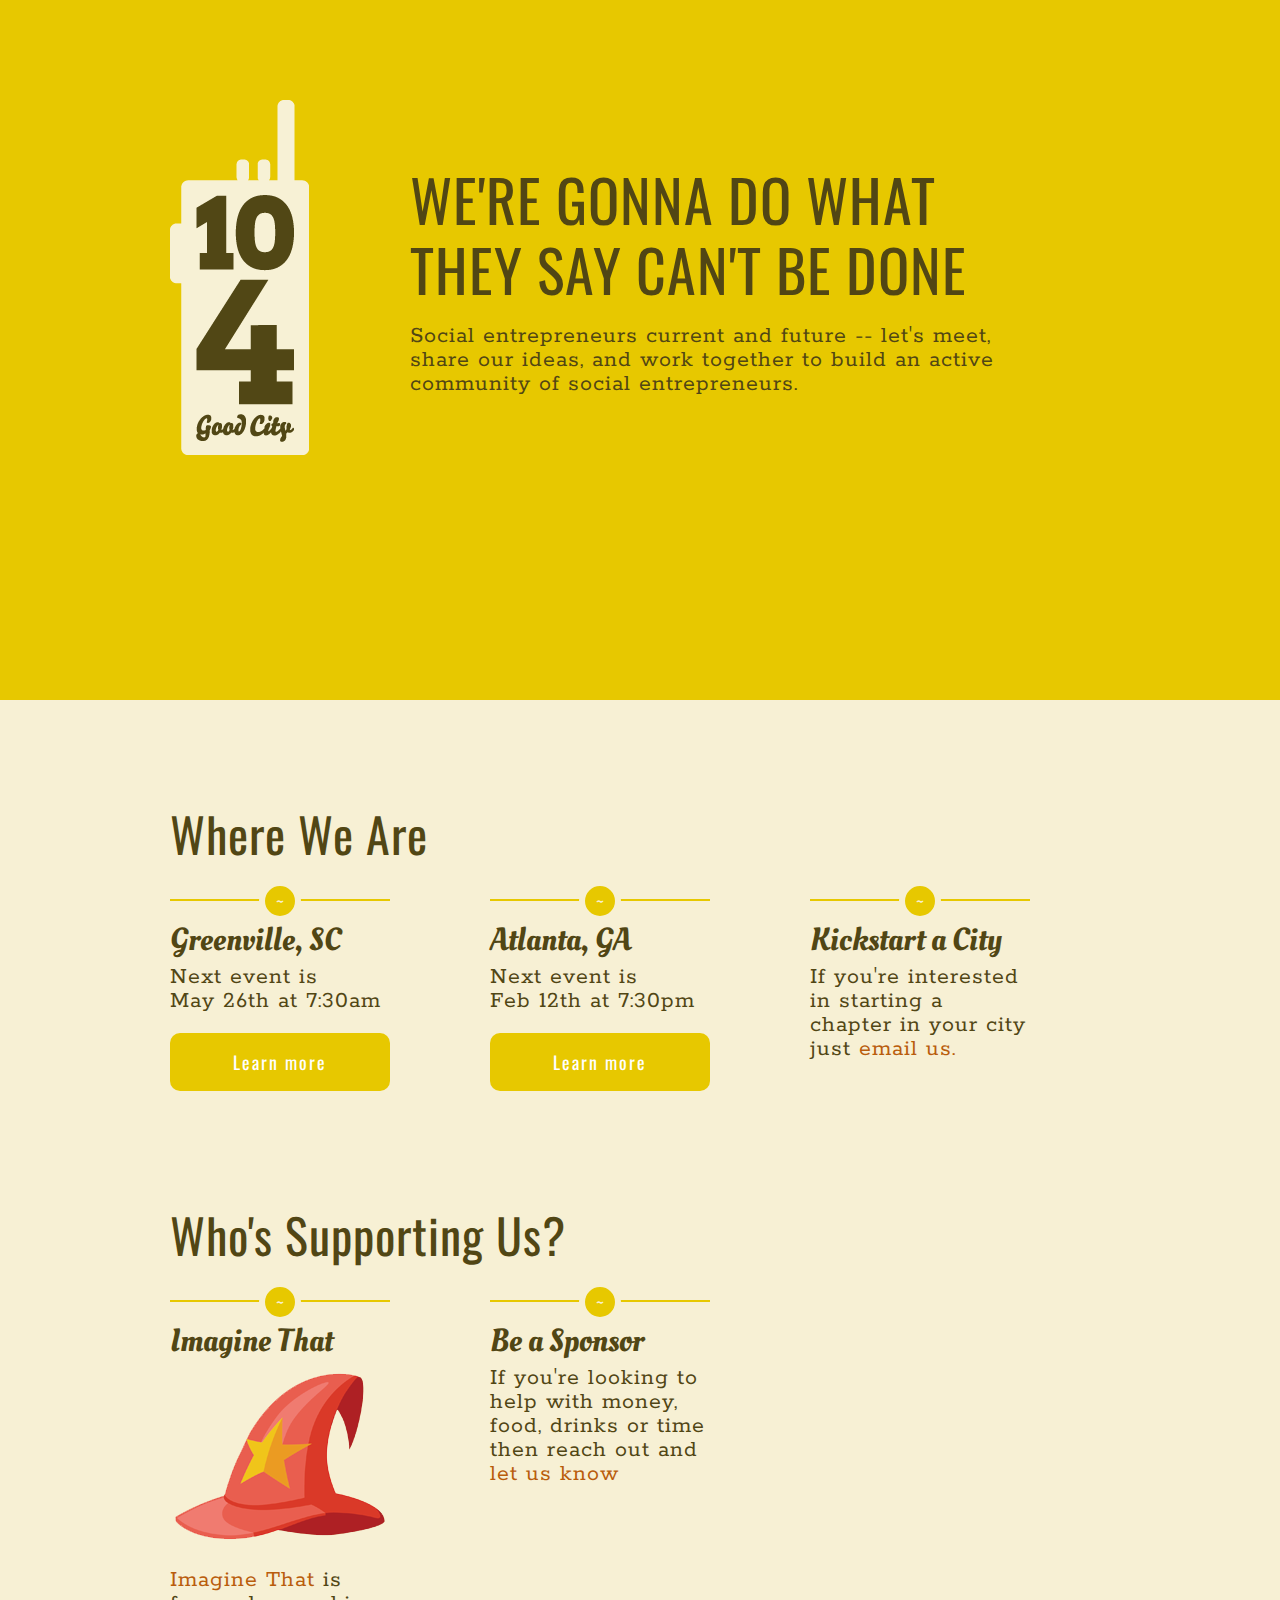
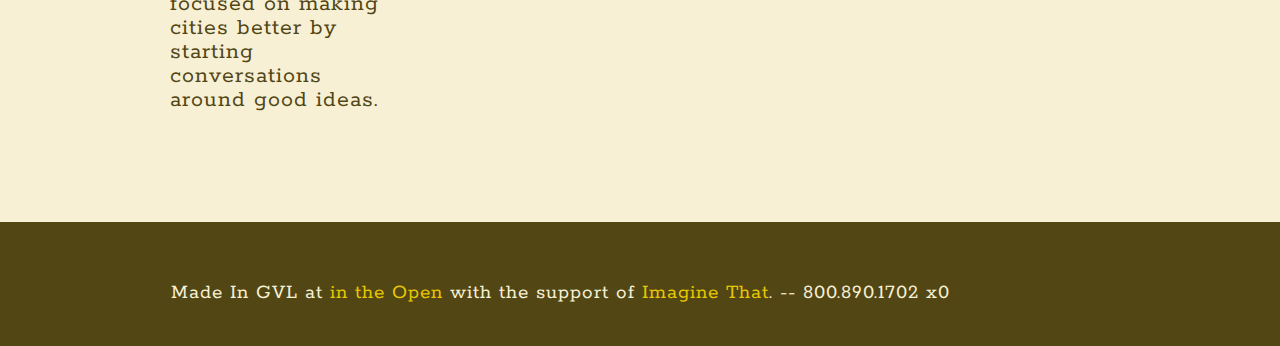
<file: index.html>
<!DOCTYPE html> <html> <head>


<title>10-4 Good City</title>


<!-- Meta Tags --> <meta charset="UTF-8"> <link rel="shortcut icon" type="image/x-icon"
href="img/favicon.ico"> <meta name="viewport" content="width=device-width,
initial-scale=1.0"> <meta name="content" content="">

<!-- meta from wufoo--> <meta name="generator"> <meta name="robots" content="index,
follow">

<link rel="stylesheet" href="css/10-4.css">

<!--typefaces--> <script type="text/javascript"
src="http://use.typekit.com/tur2iwp.js"></script> <script
type="text/javascript">try{Typekit.load();}catch(e){}</script> <script
src="http://ajax.googleapis.com/ajax/libs/jquery/1.8.0/jquery.min.js"></script> <link
href='http://fonts.googleapis.com/css?family=Rokkitt:400,700' rel='stylesheet'
type='text/css'> <link href='http://fonts.googleapis.com/css?family=Oswald'
rel='stylesheet' type='text/css'> <link
href='http://fonts.googleapis.com/css?family=Oleo+Script:700' rel='stylesheet'
type='text/css'>

<!-- JavaScript -->

</head>
<div class="container" id="home" name="home">

<div class="row top"> <div class="span3" id="fluify"> 
<div class="logo"> 
<img src="img/10-4-logo.png" alt="10-4 Good City Logo"/> 
</div> 
</div> 

<div class="span8"> <p
id="tagline">WE'RE GONNA DO WHAT THEY SAY CAN'T BE DONE</p> <p class="text">Social entrepreneurs current and future -- let's meet, share our ideas, and work together to build an active community of social entrepreneurs.</p> </div> </div> </div> 

<div id="city" style="clear:left;">
</div> 

<div class="details" id="details" name="details">

		<div class="container">
	<h1>Where We Are</h1>
	<div class="row">
		<div class="span3">
			<header class="number">
				<span>~</span>
			</header>
			<h2>Greenville, SC</h2>
			<p class="text">Next event is <br />May 26th at 7:30am</p>
			<script id="nvite-rsvp-widget" async src="//widgets.nvite.com/rsvp.js" data-event="aa9c" data-button-text="Register"></script>
			<p class="text"><a href="greenville"><input id="" name="saveForm" class="btn" type="submit" value="Learn more"/></a></p>
		</div>
		<div class="offset1 span3">
				<header class="number">
				<span>~</span>
			</header>
			<h2>Atlanta, GA</h2><p class="text">Next event is <br />Feb 12th at 7:30pm</p>
			<script id="nvite-rsvp-widget" async src="//widgets.nvite.com/rsvp.js" data-event="d8ce" data-button-text="Register"></script>
		  <p class="text"><a href="atlanta"><input id="" name="saveForm" class="btn" type="submit" value="Learn more"/></a></p>
		</div>
		<div class="offset1 span3">
				<header class="number">
				<span>~</span>
			</header>
			<h2>Kickstart a City</h2> 
			<p class="text">If you're interested in starting a chapter in your city just <script type="text/javascript" language="javascript">
<!--
// Email obfuscator script 2.1 by Tim Williams, University of Arizona
// Random encryption key feature by Andrew Moulden, Site Engineering Ltd
// This code is freeware provided these four comment lines remain intact
// A wizard to generate this code is at http://www.jottings.com/obfuscator/
{ coded = "F7bbQ@DukHzzb.Eze"
  key = "5ZE4eCg82IRFNy6JG9VakPOHS0Bs3tQrpAoYlW1dvKuqLUicMmfzXjxDbnh7Tw"
  shift=coded.length
  link=""
  for (i=0; i<coded.length; i++) {
    if (key.indexOf(coded.charAt(i))==-1) {
      ltr = coded.charAt(i)
      link += (ltr)
    }
    else {     
      ltr = (key.indexOf(coded.charAt(i))-shift+key.length) % key.length
      link += (key.charAt(ltr))
    }
  }
document.write("<a href='mailto:"+link+"'>email us.</a>")
}
//-->
</script><noscript>Sorry, you need Javascript on to email me.</noscript>
</script><noscript>Sorry, you need Javascript on to email me.</noscript>
</p>
		</div>
	</div>
	
		<div class="container">
	<h1>Who's Supporting Us?</h1>
	<div class="row">
		<div class="span3">
			<header class="number">
				<span>~</span>
			</header>
			<h2>Imagine That</h2><p class="text"><a href="http://imaginethat.io" title="Imagine That's main website"><img src="img/imaginethat-hat.png" title="Imagine That Logo" /></a></p>
			<p class="text"><a href="http://imaginethat.io" title="Imagine That's main website">Imagine That</a> is focused on
			making cities better by starting conversations around good ideas. </p>
		</div>
		<div class="offset1 span3">
				<header class="number">
				<span>~</span>
			</header>
			<h2>
			Be a Sponsor</h2> <p class="text">If you're looking to help with money, food, drinks or time then reach out and <script type="text/javascript" language="javascript">
<!--
// Email obfuscator script 2.1 by Tim Williams, University of Arizona
// Random encryption key feature by Andrew Moulden, Site Engineering Ltd
// This code is freeware provided these four comment lines remain intact
// A wizard to generate this code is at http://www.jottings.com/obfuscator/
{ coded = "F7bbQ@DukHzzb.Eze"
  key = "5ZE4eCg82IRFNy6JG9VakPOHS0Bs3tQrpAoYlW1dvKuqLUicMmfzXjxDbnh7Tw"
  shift=coded.length
  link=""
  for (i=0; i<coded.length; i++) {
    if (key.indexOf(coded.charAt(i))==-1) {
      ltr = coded.charAt(i)
      link += (ltr)
    }
    else {     
      ltr = (key.indexOf(coded.charAt(i))-shift+key.length) % key.length
      link += (key.charAt(ltr))
    }
  }
document.write("<a href='mailto:"+link+"'>let us know</a>")
}
//-->
</script><noscript>Sorry, you need Javascript on to email me.</noscript>
</p>
		</div>
		</div>
		</div>

	
	
		</div>
	</div>
</div>


		
</div>
</div>

<div class="footer" name="footer">
	<div id="outerfooter">
			<div class="container">
				<div class="row">
					<div id="innerfooter">
						<div class="span1">
							
						</div>
						<div class="span10">
							<h3 id="footer" align="center">Made In GVL at <a href="http://joinopenworks.com" title="An open, collabrative work and event space in Greenville, SC">in the Open</a> with the support of <a href="http://imaginethat.io" title-"Idea collection websites for cities of all sizes">Imagine That</a>. -- 800.890.1702 x0</h3>
						</div>
					</div>
				</div>
			</div>		
		</div>
	</div>
</div>
</div>

<!--end about!--> <div id="cityscape"> </div>

<script>
  (function(i,s,o,g,r,a,m){i['GoogleAnalyticsObject']=r;i[r]=i[r]||function(){
  (i[r].q=i[r].q||[]).push(arguments)},i[r].l=1*new Date();a=s.createElement(o),
  m=s.getElementsByTagName(o)[0];a.async=1;a.src=g;m.parentNode.insertBefore(a,m)
  })(window,document,'script','//www.google-analytics.com/analytics.js','ga');

  ga('create', 'UA-40756962-1', 'auto');
  ga('send', 'pageview');

</script>


<script src="js/app.js" ></script> </body>

</html>
</file>
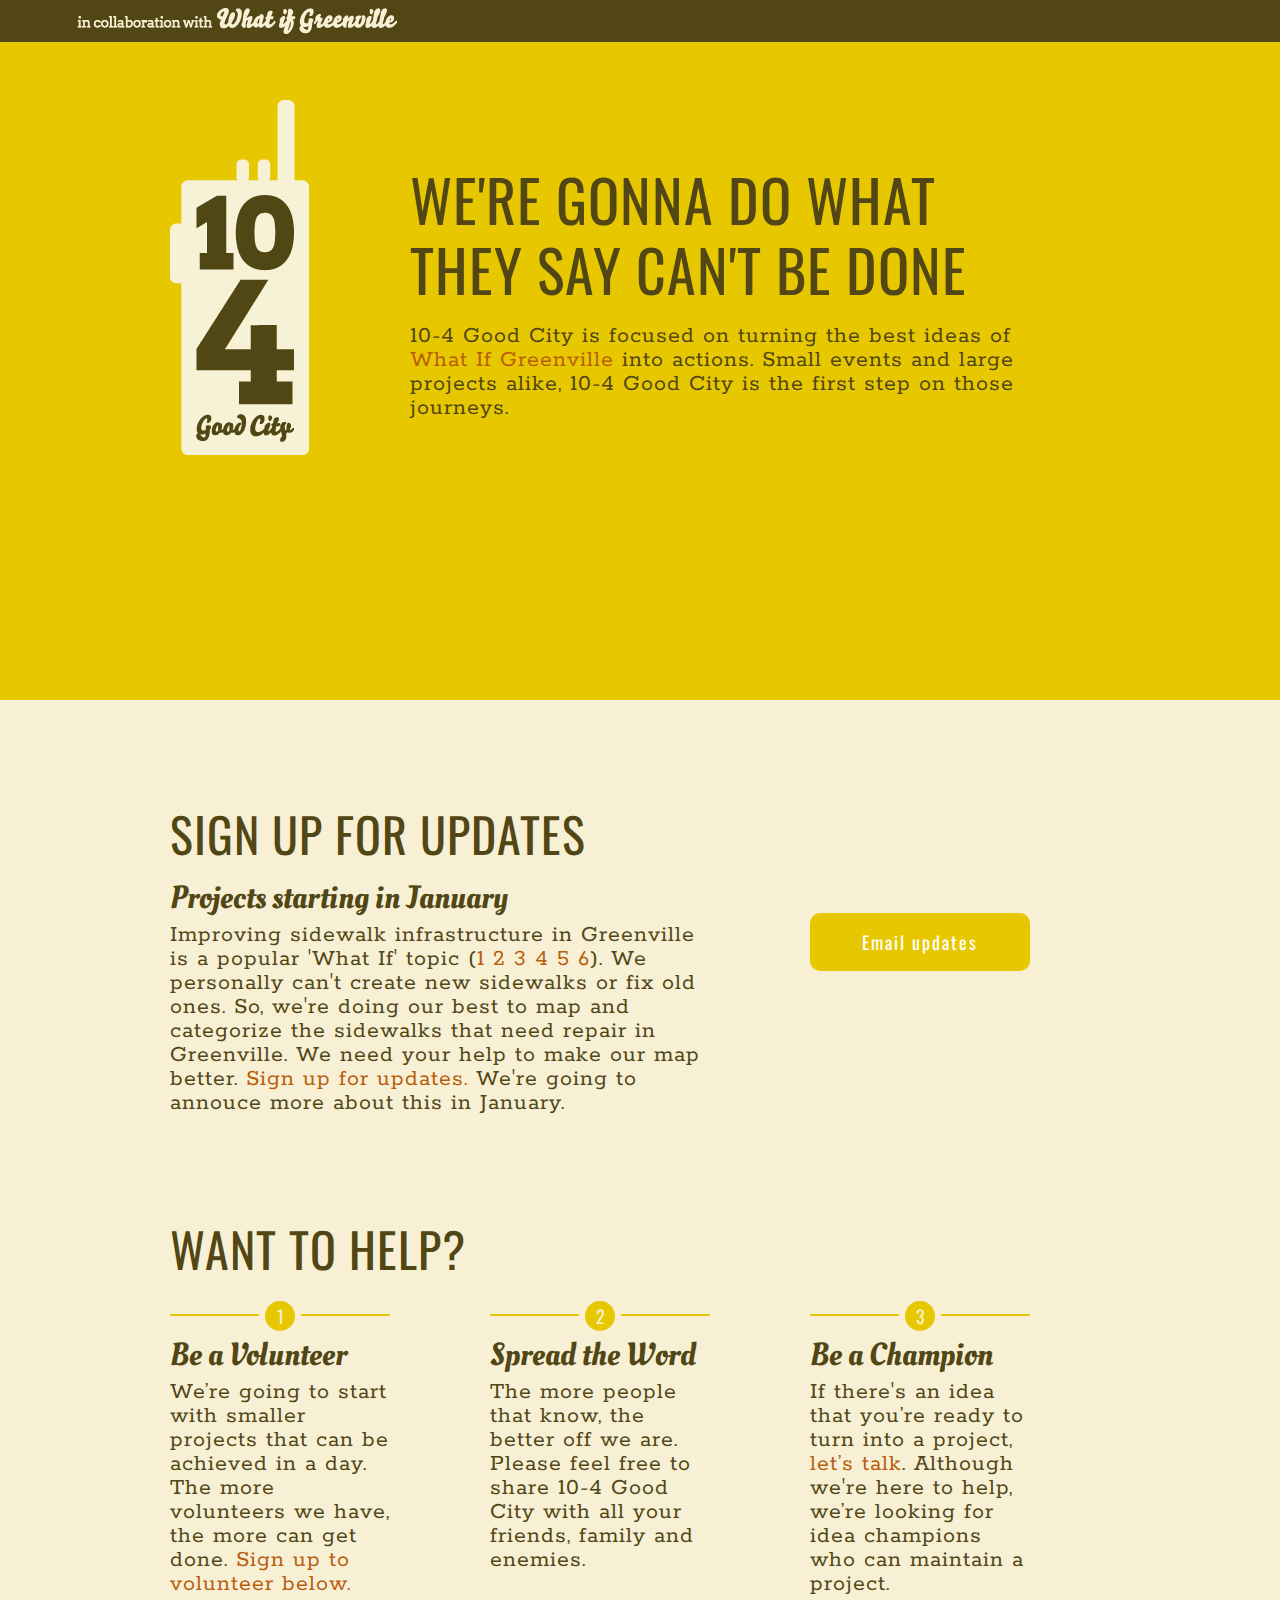
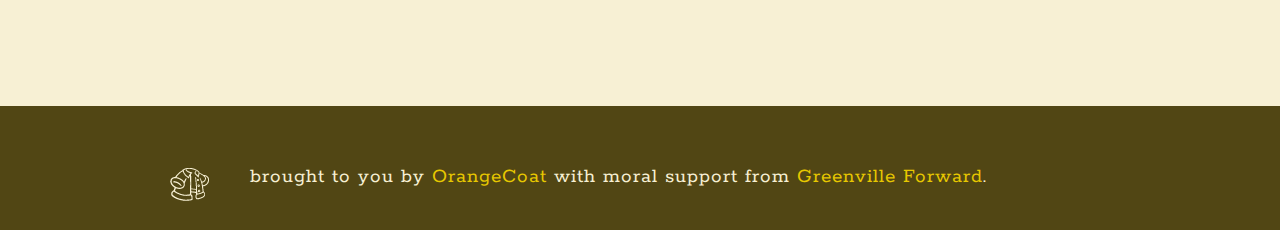
<file: event.html>
<!DOCTYPE html>
<html>
<head>

	
	<title>10-4 Good City</title>


<!-- Meta Tags -->
<meta charset="UTF-8">
<link rel="shortcut icon" type="image/x-icon" href="img/favicon.ico">
<meta name="viewport" content="width=device-width, initial-scale=1.0">
<meta name="content" content="">

<!-- meta from wufoo-->
<meta name="generator">
<meta name="robots" content="index, follow">
	
<link rel="stylesheet" href="css/10-4.css">

<!--typefaces-->
<script type="text/javascript" src="http://use.typekit.com/tur2iwp.js"></script>
<script type="text/javascript">try{Typekit.load();}catch(e){}</script>
<script src="http://ajax.googleapis.com/ajax/libs/jquery/1.8.0/jquery.min.js"></script> 
<link href='http://fonts.googleapis.com/css?family=Rokkitt:400,700' rel='stylesheet' type='text/css'>
<link href='http://fonts.googleapis.com/css?family=Oswald' rel='stylesheet' type='text/css'>
<link href='http://fonts.googleapis.com/css?family=Oleo+Script:700' rel='stylesheet' type='text/css'>

<!-- JavaScript -->


</head>

<div class="ribbon">
	<img src="img/WhatIfGreenville.png" alt="in collaboration with What If Greenville"/>
</div>

<div class="container" id="home" name="home">

	<div class="row top">
		<div class="span3" id="fluify">
			<div class="logo">
				<img src="img/10-4-logo.png" alt="10-4 Good City Logo"/>
			</div>
		</div>
		<div class="span8">
			<p id="tagline">WE'RE GONNA DO WHAT THEY SAY CAN'T BE DONE</p>
			<p class="text">10-4 Good City is focused on turning the best ideas of <a href="http://www.whatifgreenville.com" title="What If Greenville Website">What If Greenville</a> into actions. Small events and large projects alike, 10-4 Good City is the first step on those journeys.</p>
		</div>
	</div>
</div>
<div id="city" style="clear:left;">
</div>
<div class="details" id="details" name="details">
	<!--

<div class="container">
	<h1>WANT TO HELP?</h1>
	<div class="row">
		<div class="span3">
			<header class="number">
				<span>1</span>
			</header>
			<h2>Be a Volunteer</h2><p class="text"> We’re going to start with smaller projects that can be achieved in a day. The more volunteers we have, the more can get done. Sign up to volunteer below.</p>
		</div>
		<div class="offset1 span3">
				<header class="number">
				<span>2</span>
			</header>
			<h2>Spread the Word</h2><p class="text"> The more people that know, the better off we are. Please feel free to share 10-4 Good City with all your friends, family and enemies. </p>
		</div>
		<div class="offset1 span3">
				<header class="number">
				<span>3</span>
			</header>
			<h2>
			Be a Champion</h2> <p class="text">If there's an idea that you’re ready to turn into a project, let’s talk. Although we're here to help, we’re looking for idea champions who can maintain a project.</p>
		</div>
	</div>
		</div>-->

		<div class="container">
			<h1>SIGN UP FOR UPDATES</h1>
			<h2>Projects starting in January</h2>
		</div>
		<div class="container">
			<div class="row">
				<div class="span7">
					<p class="text">Improving sidewalk infrastructure in Greenville is a popular 'What If' topic (<a href="http://www.whatifgreenville.com/ideas/4e60fe3b7404026fc9000025" title="sidewalk idea 1">1</a>
					<a href="http://www.whatifgreenville.com/ideas/4f760ce52113246560000001" title="sidewalk idea 2">2</a>
					<a href="http://www.whatifgreenville.com/ideas/4f760ce52113246560000001" title="sidewalk idea 3">3</a>
					<a href="http://www.whatifgreenville.com/ideas/4ff9ff0f70631442ab0000ba" title="sidewalk idea 4">4</a>
					<a href="http://www.whatifgreenville.com/ideas/4e4ddc547404027faa00000ble.com/ideas/4e60fe3b7404026fc9000025" title="sidewalk idea 5"> 5</a>
					<a href="http://www.whatifgreenville.com/ideas/4e4b1a777404025508000003" title="sidewalk idea 6">6</a>). We personally can't create new sidewalks or fix old ones. So, we're doing our best to map and categorize the sidewalks that need repair in Greenville. We need your help to make our map better. <a href="http://eepurl.com/sUx0P" title="MailChimp form">Sign up for updates.</a> We're going to annouce more about this in January. 
				</div>
			<div class="offset1 span3">
				<a href="http://eepurl.com/sUx0P"><input id="" name="saveForm" class="btn" type="submit" value="Email updates"/></a>
			</div>
		</div>
		<div class="container">
	<h1>WANT TO HELP?</h1>
	<div class="row">
		<div class="span3">
			<header class="number">
				<span>1</span>
			</header>
			<h2>Be a Volunteer</h2><p class="text"> We’re going to start with smaller projects that can be achieved in a day. The more volunteers we have, the more can get done. <a href="http://eepurl.com/sUx0P" title="MailChimp form">Sign up to volunteer below.</a></p>
		</div>
		<div class="offset1 span3">
				<header class="number">
				<span>2</span>
			</header>
			<h2>Spread the Word</h2><p class="text"> The more people that know, the better off we are. Please feel free to share 10-4 Good City with all your friends, family and enemies. </p>
		</div>
		<div class="offset1 span3">
				<header class="number">
				<span>3</span>
			</header>
			<h2>
			Be a Champion</h2> <p class="text">If there's an idea that you’re ready to turn into a project, <a href="mailto:adam@orangecoat.com" title="Email Adam">let’s talk</a>. Although we're here to help, we’re looking for idea champions who can maintain a project.</p>
		</div>
	</div>
		</div>
	</div>
</div><!--end volunteer area!-->

<div class="taco">
<div class="footer" name="footer">
	<div id="outerfooter">
			<div class="container">
				<div class="row">
					<div id="innerfooter">
						<div class="span1">
							<img src="img/orangecoat-logo.png" alt="OrangeCoat Logo"/>
						</div>
						<div class="span10">
							<h3 id="footer">brought to you by <a href="http://www.orangecoat.com" title="Built in Greenville, SC">OrangeCoat</a> with moral support from <a href="http://www.greenvilleforward.com/" title="Greenville Forwards Website">Greenville Forward</a>.</h3>
						</div>
					</div>
				</div>
			</div>		
		</div>
	</div>
</div>
</div>
	<!--end about!-->
<div id="cityscape">
</div>


<script src="js/app.js" ></script>
</body>

</html>
</file>
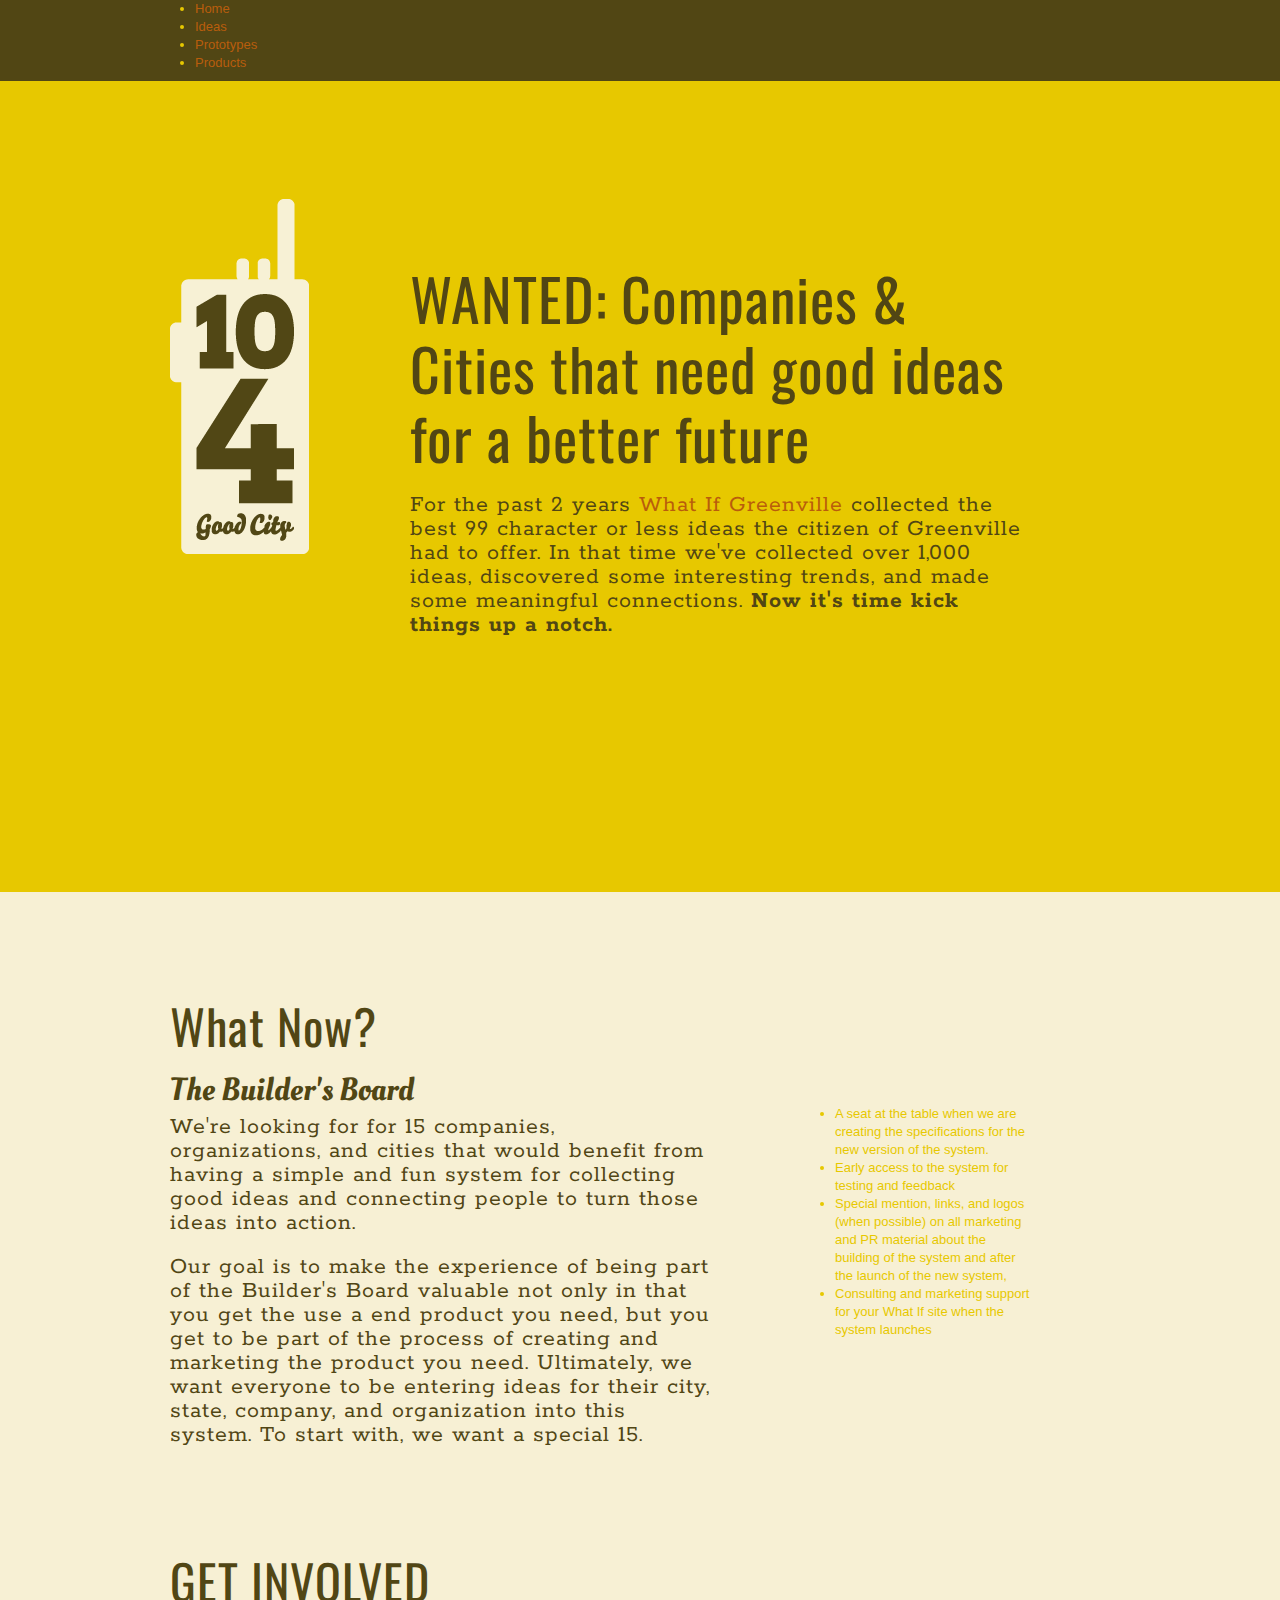
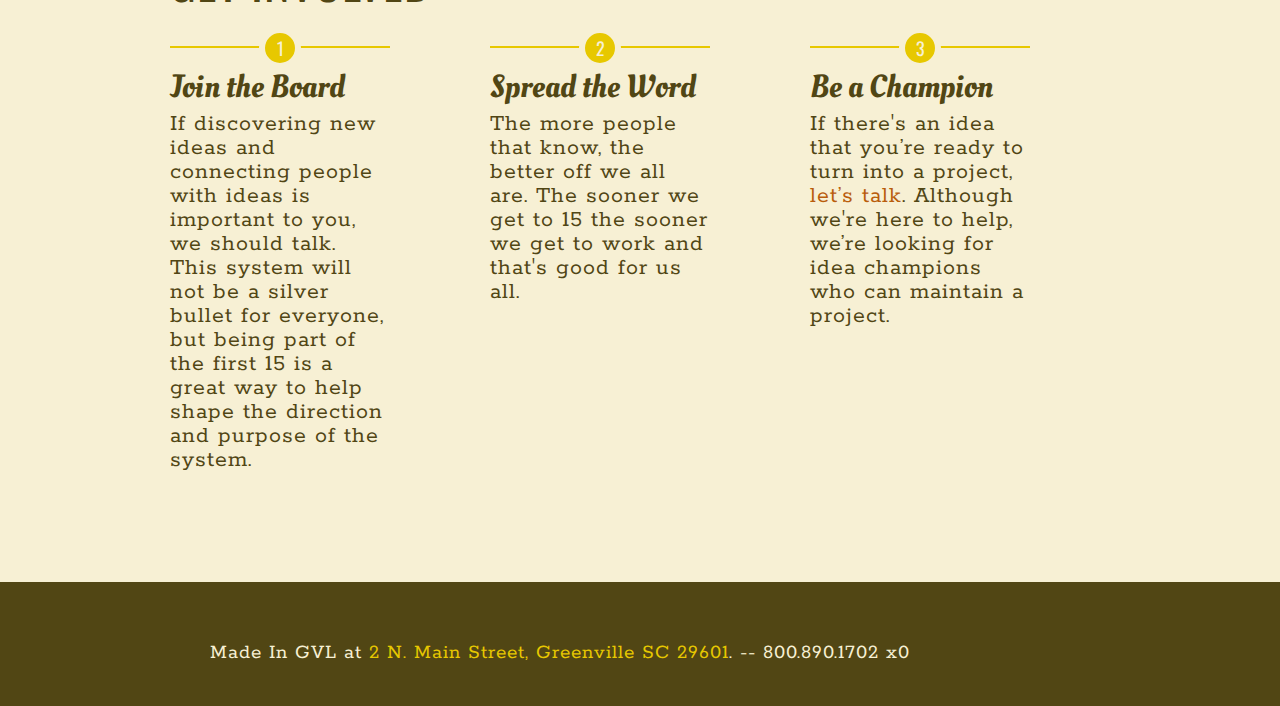
<file: ideas.html>
<!DOCTYPE html>
<html>
<head>

	
	<title>10-4 Good City</title>


<!-- Meta Tags -->
<meta charset="UTF-8">
<link rel="shortcut icon" type="image/x-icon" href="img/favicon.ico">
<meta name="viewport" content="width=device-width, initial-scale=1.0">
<meta name="content" content="">

<!-- meta from wufoo-->
<meta name="generator">
<meta name="robots" content="index, follow">
	
<link rel="stylesheet" href="css/10-4.css">

<!--typefaces-->
<script type="text/javascript" src="http://use.typekit.com/tur2iwp.js"></script>
<script type="text/javascript">try{Typekit.load();}catch(e){}</script>
<script src="http://ajax.googleapis.com/ajax/libs/jquery/1.8.0/jquery.min.js"></script> 
<link href='http://fonts.googleapis.com/css?family=Rokkitt:400,700' rel='stylesheet' type='text/css'>
<link href='http://fonts.googleapis.com/css?family=Oswald' rel='stylesheet' type='text/css'>
<link href='http://fonts.googleapis.com/css?family=Oleo+Script:700' rel='stylesheet' type='text/css'>

<!-- JavaScript -->


</head>

<div class="navbar navbar-inverse navbar-fixed-top">
 <div class="navbar-inner">
  <div class="container">
  	<div class="nav-collapse collapse">
    	<ul class="nav">
     		<li class><a href="index.html">Home</a></li>
     		<li class="active"><a href="ideas">Ideas</a></li>
     		<li class><a href="prototypes">Prototypes</a></li>
    	 	<li class><a href="products">Products</a></li>
   	 	</ul>
   </div>
  </div>
 </div>
</div>

<div class="container" id="home" name="home">

	<div class="row top">
		<div class="span3" id="fluify">
			<div class="logo">
				<img src="img/10-4-logo.png" alt="10-4 Good City Logo"/>
			</div>
		</div>
		<div class="span8">
			<p id="tagline">WANTED: Companies & Cities that need good ideas for a better future</p>
			<p class="text">For the past 2 years <a href="http://www.whatifgreenville.com" title="What If Greenville website">What If Greenville</a> collected the best 99 character or less ideas the citizen of Greenville had to offer. In that time we've collected over 1,000 ideas, discovered some interesting trends, and made some meaningful connections. <strong>Now it's time kick things up a notch.</strong></p>
		</div>
	</div>
</div>
<div id="city" style="clear:left;">
</div>
<div class="details" id="details" name="details">
	
		<div class="container">
			<h1>What Now?</h1>
            			<h2>The Builder's Board</h2>
		</div>
		<div class="container">
			<div class="row">
				<div class="span7">
					<p class="text">We're looking for for 15 companies, organizations, and cities that would benefit from having a simple and fun system for collecting good ideas and connecting people to turn those ideas into action.</p>
				<p class="text">Our goal is to make the experience of being part of the Builder's Board valuable not only in that you get the use a end product you need, but you get to be part of the process of creating and marketing the product you need. Ultimately, we want everyone to be entering ideas for their city, state, company, and organization into this system. To start with, we want a special 15. </p>

</div>
			<div class="offset1 span3">
				<ul>
	<li>A seat at the table when we are creating the specifications for the new version of the system.</li>
	<li>Early access to the system for testing and feedback</li>
	<li>Special mention, links, and logos (when possible) on all marketing and PR material about the building of the system and after the launch of the new system,</li>
	<li>Consulting and marketing support for your What If site when the system launches</li>
<ul>                              	

			</div>
		</div>
		<div class="container">
	<h1>GET INVOLVED</h1>
	<div class="row">
		<div class="span3">
			<header class="number">
				<span>1</span>
			</header>
			<h2>Join the Board</h2><p class="text">If discovering new ideas and connecting people with ideas is important to you, we should talk. This system will  not be a silver bullet for everyone, but being part of the first 15 is a great way to help shape the direction and purpose of the system.</p> 
                        
                        </div>

		<div class="offset1 span3">
				<header class="number">
				<span>2</span>
			</header>
			<h2>Spread the Word</h2><p class="text">The more people that know, the better off we all are. The sooner we get to 15 the sooner we get to work and that's good for us all.</p>
		</div>

		<div class="offset1 span3">
				<header class="number">
				<span>3</span>
			</header>
			<h2>
			Be a Champion</h2> <p class="text">If there's an idea that you’re ready to turn into a project, <a href="mailto:adam@orangecoat.com" title="Email Adam">let’s talk</a>. Although we're here to help, we’re looking for idea champions who can maintain a project.</p>
		</div>
	</div>
		</div>
	</div>
</div><!--end volunteer area!-->

<div class="taco">
<div class="footer" name="footer">
	<div id="outerfooter">
			<div class="container">
				<div class="row">
					<div id="innerfooter">
						<div class="span1">
							
						</div>
						<div class="span10">
							<h3 id="footer" align="center">Made In GVL at <a href="https://www.google.com/maps/preview#!q=2+N.+Main+Street+Greenville%2C+SC+29601&data=!4m10!1m9!4m8!1m3!1d1796235!2d-80.9266145!3d33.6244971!3m2!1i1067!2i811!4f13.1">2 N. Main Street, Greenville SC 29601</a>. -- 800.890.1702 x0</h3>
						</div>
					</div>
				</div>
			</div>		
		</div>
	</div>
</div>
</div>
	<!--end about!-->
<div id="cityscape">
</div>


<script src="js/app.js" ></script>
</body>

</html>
</file>
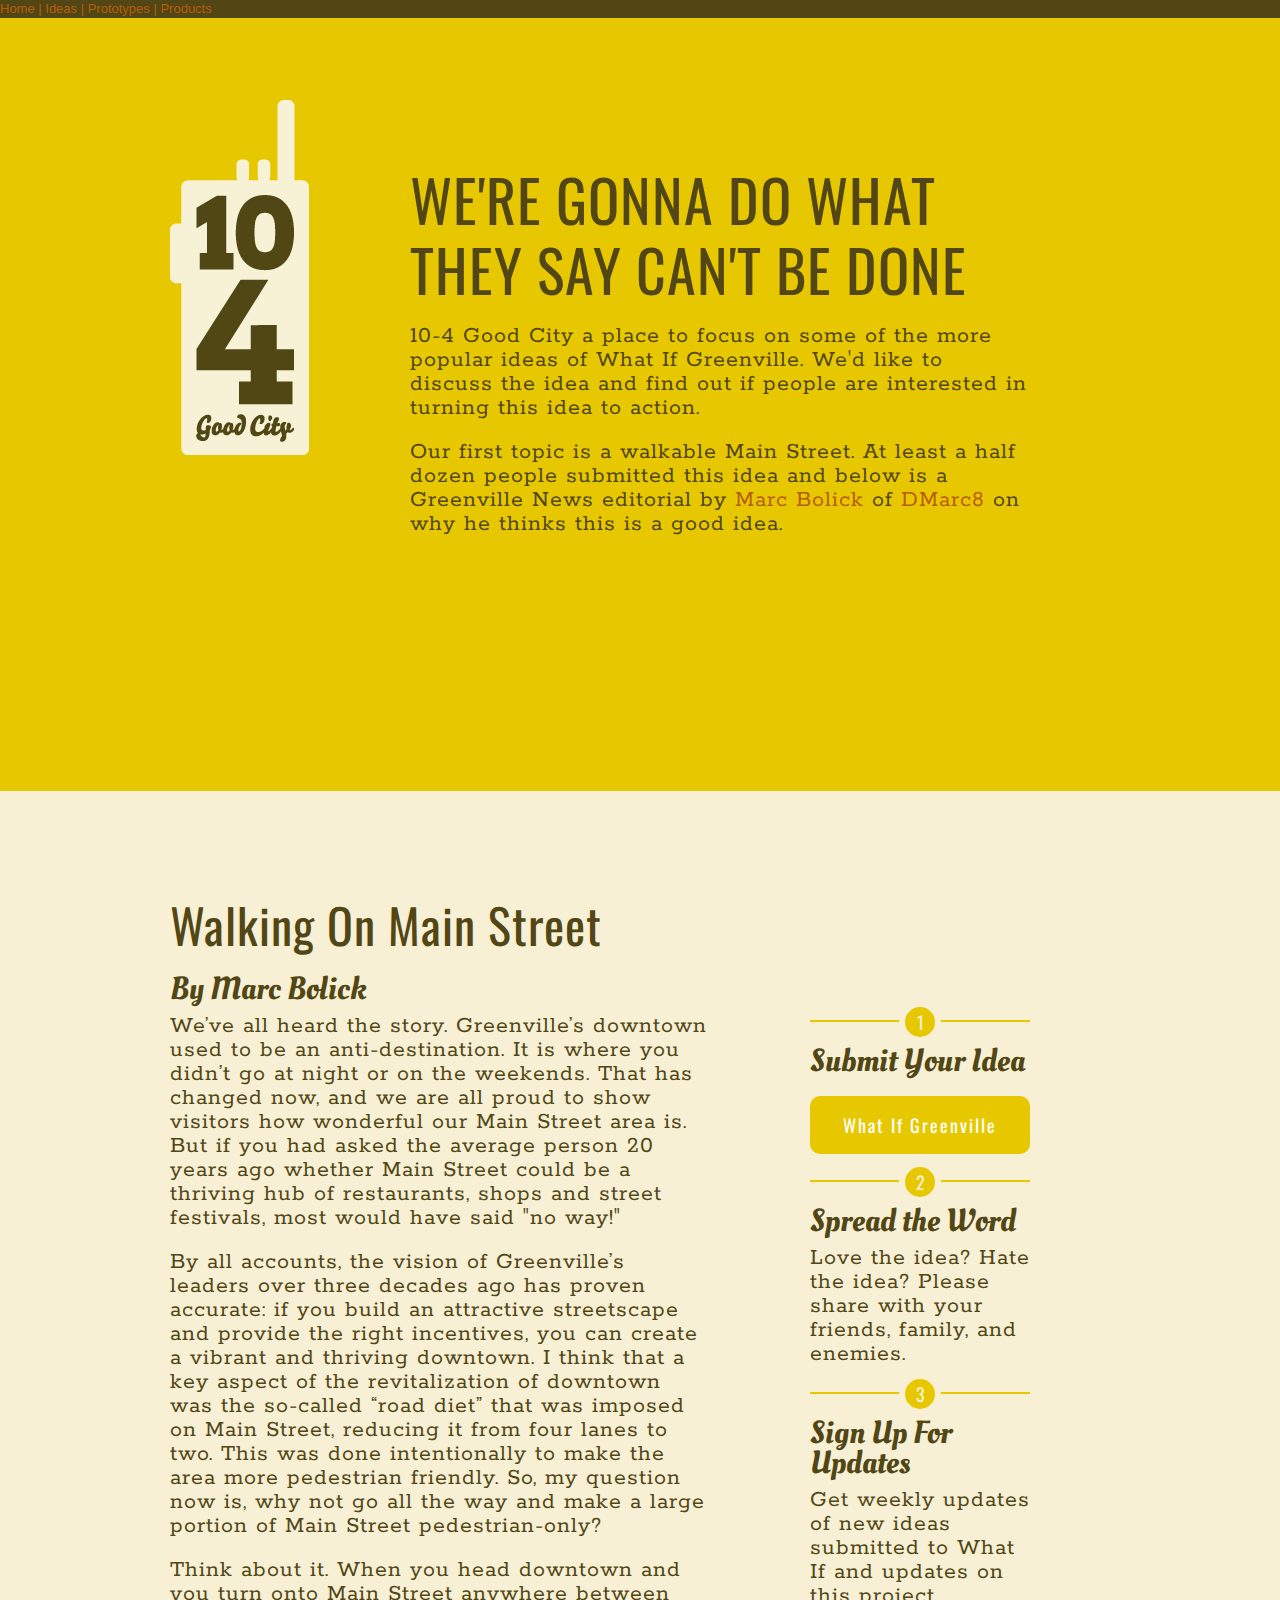
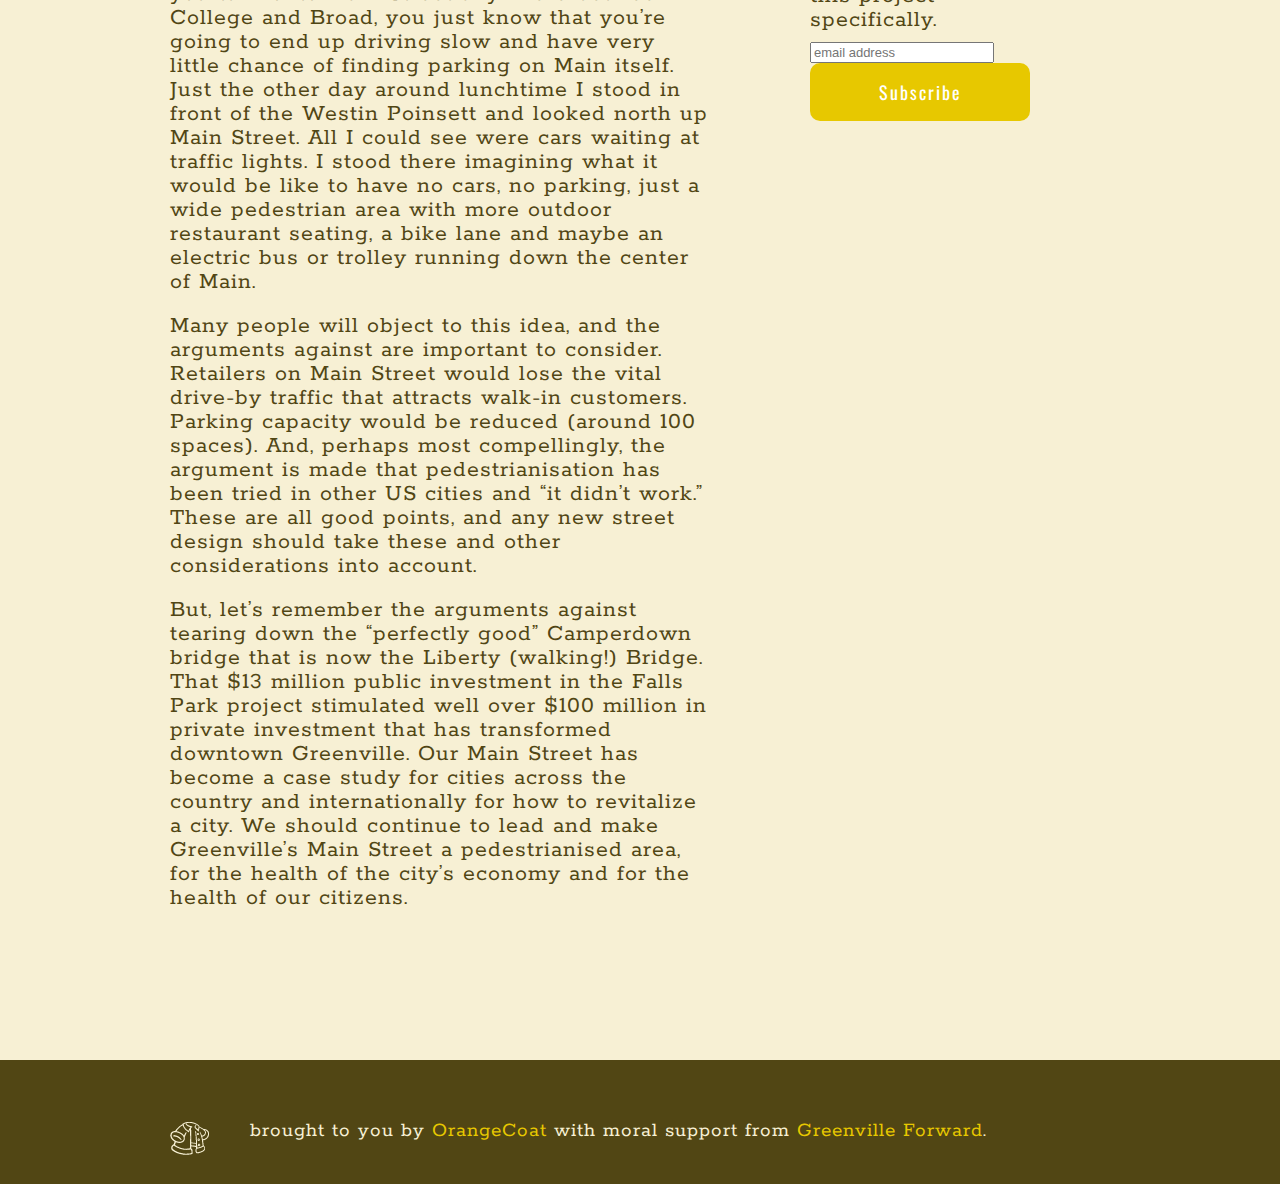
<file: main-street.html>
<!DOCTYPE html>
<html>
<head>

	<title>10-4 Good Main Street</title>


<!-- Meta Tags -->
<meta charset="UTF-8">
<link rel="shortcut icon" type="image/x-icon" href="img/favicon.ico">
<meta name="viewport" content="width=device-width, initial-scale=1.0">
<meta name="content" content="">

<!-- meta from wufoo-->
<meta name="generator">
<meta name="robots" content="index, follow">
	
<link rel="stylesheet" href="css/10-4.css">

<!--typefaces-->
<script type="text/javascript" src="http://use.typekit.com/tur2iwp.js"></script>
<script type="text/javascript">try{Typekit.load();}catch(e){}</script>
<script src="http://ajax.googleapis.com/ajax/libs/jquery/1.8.0/jquery.min.js"></script> 
<link href='http://fonts.googleapis.com/css?family=Rokkitt:400,700' rel='stylesheet' type='text/css'>
<link href='http://fonts.googleapis.com/css?family=Oswald' rel='stylesheet' type='text/css'>
<link href='http://fonts.googleapis.com/css?family=Oleo+Script:700' rel='stylesheet' type='text/css'>

<!-- share scripts -->
<script type="text/javascript">var switchTo5x=false;</script>
<script type="text/javascript" src="http://w.sharethis.com/button/buttons.js"></script>
<script type="text/javascript">stLight.options({publisher: "0821cd88-9fae-42ae-9128-146c7e3be66c", doNotHash: false, doNotCopy: false, hashAddressBar: false});</script>


<!-- JavaScript -->


</head>

<div class="ribbon">
	<a href="http://www.whatifgreenville.com">Home  |  Ideas  |  Prototypes  |  Products</a>
</div>

<div class="container" id="home" name="home">

	<div class="row top">
		<div class="span3" id="fluify">
			<div class="logo">
				<img src="img/10-4-logo.png" alt="10-4 Good City Logo"/>
			</div>
		</div>
		<div class="span8">
			<p id="tagline">WE'RE GONNA DO WHAT THEY SAY CAN'T BE DONE</p>
			<p class="text">10-4 Good City a place to focus on some of the more popular ideas of What If Greenville. We'd like to discuss
			the idea and find out if people are interested in turning this idea to action.</p>
			<p class="text">Our first topic is a walkable Main Street. At least a half dozen people submitted this idea and below is a 
			Greenville News editorial by <a href="https://twitter.com/Dmarc8" title="Marc's Twitter account">Marc Bolick</a> of <a href="http://www.dmarc8.com/" title="DMarc website">DMarc8</a> on why he thinks this is a good idea.</p>
		</div>
	</div>
</div>
<div id="city" style="clear:left;">
</div>

<div class="details" id="details" name="details">

		<div class="container">
			<h1>Walking On Main Street</h1>
			<h2>By Marc Bolick</h2>
		</div>
		
		<div class="container">
			<div class="row">
				<div class="span7">
					<p class="text">We’ve all heard the story. Greenville’s downtown used to be an anti-destination. It is where you didn’t go at night or on the weekends. That has changed now, and we are all proud to show visitors how wonderful our Main Street area is. But if you had asked the average person 20 years ago whether Main Street could be a thriving hub of restaurants, shops and street festivals, most would have said "no way!"</p>
          <p class="text">By all accounts, the vision of Greenville’s leaders over three decades ago has proven accurate: if you build an attractive streetscape and provide the right incentives, you can create a vibrant and thriving downtown. I think that a key aspect of the revitalization of downtown was the so-called “road diet” that was imposed on Main Street, reducing it from four lanes to two. This was done intentionally to make the area more pedestrian friendly. So, my question now is, why not go all the way and make a large portion of Main Street pedestrian-only?</p>
          <p class="text">Think about it. When you head downtown and you turn onto Main Street anywhere between College and Broad, you just know that you’re going to end up driving slow and have very little chance of finding parking on Main itself. Just the other day around lunchtime I stood in front of the Westin Poinsett and looked north up Main Street. All I could see were cars waiting at traffic lights. I stood there imagining what it would be like to have no cars, no parking, just a wide pedestrian area with more outdoor restaurant seating, a bike lane and maybe an electric bus or trolley running down the center of Main.</p>
          <p class="text">Many people will object to this idea, and the arguments against are important to consider. Retailers on Main Street would lose the vital drive-by traffic that attracts walk-in customers. Parking capacity would be reduced (around 100 spaces). And, perhaps most compellingly, the argument is made that pedestrianisation has been tried in other US cities and “it didn’t work.” These are all good points, and any new street design should take these and other considerations into account.</p>
          <p class="text">But, let’s remember the arguments against tearing down the “perfectly good” Camperdown bridge that is now the Liberty (walking!) Bridge. That $13 million public investment in the Falls Park project stimulated well over $100 million in private investment that has transformed downtown Greenville. Our Main Street has become a case study for cities across the country and internationally for how to revitalize a city. We should continue to lead and make Greenville’s Main Street a pedestrianised area, for the health of the city’s economy and for the health of our citizens.</p>
	  	<!-- START: Livefyre Embed -->
<p><div id="livefyre-comments"></div>
<script type="text/javascript" src="http://zor.livefyre.com/wjs/v3.0/javascripts/livefyre.js"></script>
<script type="text/javascript">
(function () {
    var articleId = fyre.conv.load.makeArticleId(null);
    fyre.conv.load({}, [{
        el: 'livefyre-comments',
        network: "livefyre.com",
        siteId: "323830",
        articleId: articleId,
        signed: false,
        collectionMeta: {
            articleId: articleId,
            url: fyre.conv.load.makeCollectionUrl(),
        }
    }], function() {});
}());
</script></p>
<!-- END: Livefyre Embed -->	
	  	</div>

		  <div class="offset1 span3">
		  <header class="number">
				<span>1</span>
			</header>
			<h2>Submit Your Idea</h2>
			<p><a href="http://www.whatifgreenville.com"><input id="" name="saveForm" class="btn" type="submit" value="What If Greenville"/></a></p>
		      
     <header class="number">
				<span>2</span>
			</header>
			<h2>Spread the Word</h2><p class="text">Love the idea? Hate the idea? Please share <span class='st_sharethis'></span> with your friends, family, and enemies. </p>	
		    
		    <header class="number">
				<span>3</span>
			</header>
			<h2>Sign Up For Updates</h2><p class="text">Get weekly updates of new ideas submitted to What If and updates on this project specifically.</p>	
		  
		  <!-- Begin MailChimp Signup Form -->
<link href="http://cdn-images.mailchimp.com/embedcode/slim-081711.css" rel="stylesheet" type="text/css">
<style type="text/css">
	#mc_embed_signup{background:#f7f0d4; clear:left; width:400px;}
	/* Add your own MailChimp form style overrides in your site stylesheet or in this style block.
	   We recommend moving this block and the preceding CSS link to the HEAD of your HTML file. */
</style>
<div id="mc_embed_signup">
<form action="http://orangecoat.us1.list-manage.com/subscribe/post?u=b9c28aacc32cfe32eb1a24fc2&amp;id=f5c51447e2" method="post" id="mc-embedded-subscribe-form" name="mc-embedded-subscribe-form" class="validate" target="_blank" novalidate>
	<input type="email" value="" name="EMAIL" class="email" id="mce-EMAIL" placeholder="email address" required>
	<div class="clear"><input type="submit" value="Subscribe" name="subscribe" id="mc-embedded-subscribe" class="btn"></div>
</form>
</div>

<!--End mc_embed_signup-->
</div>

	<!--<div class="container">
	<h1>GET INVOLVED</h1>
	<div class="row">
		<div class="span3">
			<header class="number">
				<span>1</span>
			</header>
			<h2>Continue the Conversation</h2>
			<p class="text">Please share your thoughts below. You don't have to agree, but you do have to be civil.</p>
	           
		</div>
		<div class="offset1 span3">
				<header class="number">
				<span>2</span>
			</header>
			<h2>Spread the Word</h2><p class="text"> The more people that know, the better off we are. Please feel free to share 10-4 Good City with all your friends, family and enemies. </p>
		</div>
		<div class="offset1 span3">
				<header class="number">
				<span>3</span>
			</header>
			<h2>
			Submit an idea.</h2> <p class="text">If there's an idea that you’re ready to turn into a project, <a href="mailto:adam@orangecoat.com" title="Email Adam">let’s talk</a>. Although we're here to help, we’re looking for idea champions who can maintain a project.</p>
		</div>
	</div>-->
		</div>
	</div>
</div><!--end volunteer area!-->

<div class="taco">
<div class="footer" name="footer">
	<div id="outerfooter">
			<div class="container">
				<div class="row">
					<div id="innerfooter">
						<div class="span1">
							<img src="img/orangecoat-logo.png" alt="OrangeCoat Logo"/>
						</div>
						<div class="span10">
							<h3 id="footer">brought to you by <a href="http://www.orangecoat.com" title="Built in Greenville, SC">OrangeCoat</a> with moral support from <a href="http://www.greenvilleforward.com/" title="Greenville Forwards Website">Greenville Forward</a>.</h3>
						</div>
					</div>
				</div>
			</div>		
		</div>
	</div>
</div>
</div>
	<!--end about!-->
<div id="cityscape">
</div>


<script src="js/app.js" ></script>
</body>

</html>
</file>
<file: css/10-4.css>
.number {
  border-top: 2px solid #E7C800;
  position: relative; /* req'd for child element being absolutely positioned */
  margin: 16px 0 24px 0;
}
.number span {

  /* text position */
  display: block;
  width: 30px;
  height: 30px;
  line-height: 30px;   /* this centers the text vertically */
  text-align: center;  /* and this horizontally */
  
  /* container positioning */
  position: absolute;  
  left: 50%;           /* puts left edge of circle at the midpoint */       
  margin-left: -21px;  /* minus half height + width of border to get dead-center*/
  top: -21px;          /* minus half height + width of border to hit middle of the border line*/
  
  /* colors and style */
  font-size: 18px;
  background: #E7C800;
  color: #F7F0D4;
  border: 6px solid #F7F0D4;
  font-family: 'Oswald', sans-serif;
  
  /* make a circle */
  border-radius: 40px;         /* anything bigger than the hxw dimension, but let's be safe */
  -webkit-border-radius: 40px;
  -moz-border-radius: 40px;

}

.clearfix {
  *zoom: 1;
}
.clearfix:before,
.clearfix:after {
  display: table;
  content: "";
}
.clearfix:after {
  clear: both;
}
.hide-text {
  font: 0/0 a;
  color: transparent;
  text-shadow: none;
  background-color: transparent;
  border: 0;
}
.input-block-level {
  display: block;
  width: 100%;
  min-height: 28px;
  -webkit-box-sizing: border-box;
  -moz-box-sizing: border-box;
  -ms-box-sizing: border-box;
  box-sizing: border-box;
}
article,
aside,
details,
figcaption,
figure,
footer,
header,
hgroup,
nav,
section {
  display: block;
}
audio,
canvas,
video {
  display: inline-block;
  *display: inline;
  *zoom: 1;
}
audio:not([controls]) {
  display: none;
}
html {
  font-size: 100%;
  -webkit-text-size-adjust: 100%;
  -ms-text-size-adjust: 100%;
  height: 100%;
}
a:focus {
  outline: thin dotted #333;
  outline: 5px auto -webkit-focus-ring-color;
  outline-offset: -2px;
}
a:hover,
a:active {
  outline: 0;
}
sub,
sup {
  position: relative;
  font-size: 75%;
  line-height: 0;
  vertical-align: baseline;
}
sup {
  top: -0.5em;
}
sub {
  bottom: -0.25em;
}
img {
  max-width: 100%;
  vertical-align: middle;
  border: 0;
  -ms-interpolation-mode: bicubic;
}
.parallax-div {
  position:fixed;
  left:700px;
  top:100px;
  z-index:-1;
}

button,
input,
select,
textarea {
  margin: 0;
  font-size: 100%;
  vertical-align: middle;
}
button,
input {
  *overflow: visible;
  line-height: normal;
}
button::-moz-focus-inner,
input::-moz-focus-inner {
  padding: 0;
  border: 0;
}
/*
button,
input[type="button"],
input[type="reset"],
input[type="submit"] {
  cursor: pointer;
  -webkit-appearance: button;
}
*/
input[type="search"] {
  -webkit-box-sizing: content-box;
  -moz-box-sizing: content-box;
  box-sizing: content-box;
  -webkit-appearance: textfield;
}
input[type="search"]::-webkit-search-decoration,
input[type="search"]::-webkit-search-cancel-button {
  -webkit-appearance: none;
}
textarea {
  overflow: auto;
  vertical-align: top;
}
body {
  margin: 0;
  font-family: "Helvetica Neue", Helvetica, Arial, sans-serif;
  font-size: 13px;
  line-height: 18px;
  color: #e7c800;
  background-color: #e7c800;
}

  #tagline {
  padding-top:65px;
  padding-bottom:10px;
  line-height:1.2;
  font-size: 58px;
  color: #514614;
  font-family: 'Oswald', sans-serif;
  /* font-family: gnuolane-1, gnuolane-2, sans-serif;*/
  letter-spacing: 1px;
  text-align:left;
}

#oc {
  padding-top: 20px;
}

.text {
  padding-top:10px;
  padding-bottom:10px;
  margin-bottom: 0;
  font-size: 24px;
  line-height: 1;
  color: #514614;
  font-family: 'Rokkitt', serif;
  /*font-family:"arvo-1","arvo-2",serif;*/
  font-weight: 400;
  letter-spacing: 1px;
  text-align:left;
}

.footer {
  font-size: 18px;
  color: #f7f0d4;
  font-family: 'Rokkitt', serif;
  /*font-family:"arvo-1","arvo-2",serif;*/
  font-weight: 400;
  letter-spacing: 1px;
  text-align:left;
  background: #514614

}

#outerfooter {
  position: relative;
  height:62px;
  background: #514614;
  padding-bottom:62px;
  margin-bottom:-31px;

}
#innerfooter {
  position: absolute;
  top:50%;
  margin-bottom:-31px;
  height: 62px;
  background: #514614;
}

.parent:hover > div {
  opacity: 0.9;
}
.parent:hover > div:hover {
  opacity: 1.0;
}

a {
  color: #b95d0c;
  text-decoration: none;
  /*border-bottom:1px dotted #F7F0D4;
  padding-bottom: -3px;*/

}
a:hover {
  color: #aa560b;
  text-decoration: none;
  /*background-color:#F7F0D4;*/
}

.footer a {
  color: #E7C800;
  text-decoration: none;
  /*border-bottom:1px dotted #F7F0D4;
  padding-bottom: -3px;*/

}
.footer a:hover {
  color: #c1a705;
  text-decoration: none;
  /*background-color:#F7F0D4;*/
}
.row {
  margin-left: -20px;
  *zoom: 1;
}
.row:before,
.row:after {
  display: table;
  content: "";
}
.row:after {
  clear: both;
}

[class*="span"] {
  float: left;
  margin-left: 20px;
}
.container,
.navbar-fixed-top .container,
.navbar-fixed-bottom .container {
  width: 940px;
}
.span12 {
  width: 940px;
}
.span11 {
  width: 860px;
}
.span10 {
  width: 780px;
}
.span9 {
  width: 700px;
}
.span8 {
  width: 620px;
}
.span7 {
  width: 540px;
}
.span6 {
  width: 460px;
}
.span5 {
  width: 380px;
}
.span4 {
  width: 300px;
}
.span3 {
  width: 220px;
}
.span2 {
  width: 140px;
}
.span1 {
  width: 60px;
}
.offset12 {
  margin-left: 980px;
}
.offset11 {
  margin-left: 900px;
}
.offset10 {
  margin-left: 820px;
}
.offset9 {
  margin-left: 740px;
}
.offset8 {
  margin-left: 660px;
}
.offset7 {
  margin-left: 580px;
}
.offset6 {
  margin-left: 500px;
}
.offset5 {
  margin-left: 420px;
}
.offset4 {
  margin-left: 340px;
}
.offset3 {
  margin-left: 260px;
}
.offset2 {
  margin-left: 180px;
}
.offset1 {
  margin-left: 100px;
}
.row-fluid {
  width: 100%;
  *zoom: 1;
}
.row-fluid:before,
.row-fluid:after {
  display: table;
  content: "";
}
.row-fluid:after {
  clear: both;
}
.row-fluid [class*="span"] {
  display: block;
  width: 100%;
  min-height: 28px;
  -webkit-box-sizing: border-box;
  -moz-box-sizing: border-box;
  -ms-box-sizing: border-box;
  box-sizing: border-box;
  float: left;
  margin-left: 2.127659574%;
  *margin-left: 2.0744680846382977%;
}
.row-fluid [class*="span"]:first-child {
  margin-left: 0;
}
.row-fluid .span12 {
  width: 99.99999998999999%;
  *width: 99.94680850063828%;
}
.row-fluid .span11 {
  width: 91.489361693%;
  *width: 91.4361702036383%;
}
.row-fluid .span10 {
  width: 82.97872339599999%;
  *width: 82.92553190663828%;
}
.row-fluid .span9 {
  width: 74.468085099%;
  *width: 74.4148936096383%;
}
.row-fluid .span8 {
  width: 65.95744680199999%;
  *width: 65.90425531263828%;
}
.row-fluid .span7 {
  width: 57.446808505%;
  *width: 57.3936170156383%;
}
.row-fluid .span6 {
  width: 48.93617020799999%;
  *width: 48.88297871863829%;
}
.row-fluid .span5 {
  width: 40.425531911%;
  *width: 40.3723404216383%;
}
.row-fluid .span4 {
  width: 31.914893614%;
  *width: 31.8617021246383%;
}
.row-fluid .span3 {
  width: 23.404255317%;
  *width: 23.3510638276383%;
}
.row-fluid .span2 {
  width: 14.89361702%;
  *width: 14.8404255306383%;
}
.row-fluid .span1 {
  width: 6.382978723%;
  *width: 6.329787233638298%;
}
.container {
  margin-right: auto;
  margin-left: auto;
  *zoom: 1;
}

.container:before,
.container:after {
  display: table;
  content: "";
}
.container:after {
  clear: both;
}
.container-fluid {
  padding-right: 20px;
  padding-left: 20px;
  *zoom: 1;
}
.container-fluid:before,
.container-fluid:after {
  display: table;
  content: "";
}
.container-fluid:after {
  clear: both;
}
p {
  margin: 0 0 0px;
  font-family: "Helvetica Neue", Helvetica, Arial, sans-serif;
  font-size: 13px;
  padding-top:20px;
}
p small {
  font-size: 11px;
  color: #999999;
}
.lead {
  margin-bottom: 18px;
  font-size: 20px;
  font-weight: 200;
  line-height: 27px;
}
h1,
h2,
h3,
h4,
h5,
h6 {
  margin: 0;
  font-family: inherit;
  font-weight: normal;
  color: inherit;
  text-rendering: optimizelegibility;
}
h1 small,
h2 small,
h3 small,
h4 small,
h5 small,
h6 small {
  font-weight: normal;
  color: #514614;
}

h1 {
  padding-top:100px;
  padding-bottom:25px;
  margin-bottom: 0;
  font-size: 48px;
  line-height: 1;
  color: #514614;
 font-family: 'Oswald', sans-serif;
  /* font-family: gnuolane-1, gnuolane-2, sans-serif;*/
  letter-spacing: 1px;
  text-align:left;
}

h2 {
  font-size: 32px;
  color: #514614;
  font-family: 'Oleo Script', cursive;
  /*font-family: "bello-pro-1","bello-pro-2",serif;*/
  line-height: 30px;
  text-align:left;
}

h3 {
}



h1 small {
  font-size: 18px;
}
h4 {
  font-size: 24px;
  line-height: 36px;
  font-family:"bello-pro-1","bello-pro-2",serif;
  color: #514614;

}
h2 small {
  font-size: 18px;
}

.ribbon {
  position: fixed;
  width: 100%;
  top: 0em;
  left: 0em;
  z-index: 10;
  background:#514614;
}

.page-header {
  padding-bottom: 17px;
  margin: 18px 0;
  border-bottom: 1px solid #eeeeee;
}
.page-header h1 {
  line-height: 1;
}

.details {
  padding-top:10px;
  padding-bottom:100px;
}

.details {
  background:#f7f0d4;
}

.footer {
  background:#514614;
  }

ul,
ol {
  padding: 0;
  margin: 0 0 9px 25px;
}
ul ul,
ul ol,
ol ol,
ol ul {
  margin-bottom: 0;
}
ul {
  list-style: disc;
}
ol {
  list-style: decimal;
}
li {
  line-height: 18px;
}
ul.unstyled,
ol.unstyled {
  margin-left: 0;
  list-style: none;
}
dl {
  margin-bottom: 18px;
}
dt,
dd {
  line-height: 18px;
}
dt {
  font-weight: bold;
  line-height: 17px;
}
dd {
  margin-left: 9px;
}
.dl-horizontal dt {
  float: left;
  width: 120px;
  clear: left;
  text-align: right;
  overflow: hidden;
  text-overflow: ellipsis;
  white-space: nowrap;
}
.dl-horizontal dd {
  margin-left: 130px;
}
hr {
  margin: 18px 0;
  border: 0;
  border-top: 1px solid #eeeeee;
  border-bottom: 1px solid #ffffff;
}
strong {
  font-weight: bold;
}
em {
  font-style: italic;
}
.muted {
  color: #999999;
}
abbr[title] {
  cursor: help;
  border-bottom: 1px dotted #ddd;
}
abbr.initialism {
  font-size: 90%;
  text-transform: uppercase;
}

.btn {
  display: inline-block;
  *display: inline;
  /* IE7 inline-block hack */

  *zoom: 1;
  padding: 20px 20px 20px;
  border:0px;
  margin-bottom: 0;
  font-size:18px;
  font-family: 'Oswald', sans-serif;
  /* font-family: gnuolane-1, gnuolane-2, sans-serif;*/
  letter-spacing: 2px;
  line-height: 18px;
  *line-height: 20px;
  color: #ffffff;
  text-align: center;
  /*
  text-shadow: 0 1px 1px rgba(255, 255, 255, 0.75);
  */
  vertical-align: middle;
  cursor: pointer;
  background-color: #E7C800;
  width: 220px;
  margin-bottom: 10px;
  /*
  background-repeat: repeat-x;
  filter: progid:DXImageTransform.Microsoft.gradient(startColorstr='#918D00', endColorstr='#ffffff', GradientType=0);
  /*  border-color: #ffffff
 border-color: rgba(0, 0, 0, 0.1) rgba(0, 0, 0, 0.1) rgba(0, 0, 0, 0.25); */
  /* Darken IE7 buttons by default so they stand out more given they won't have borders */

  filter: progid:DXImageTransform.Microsoft.gradient(enabled = false);
  /*border: 1px solid #cccccc;
  *border: 0;
  border-bottom-color: #b3b3b3;
  -webkit-border-radius: 10px;
  -moz-border-radius: 10px;*/
  border-radius: 10px;
  *margin-left: .3em;
  /* -webkit-box-shadow: inset 0 1px 0 rgba(255,255,255,.2), 0 1px 2px rgba(0,0,0,.05);
  -moz-box-shadow: inset 0 1px 0 rgba(255,255,255,.2), 0 1px 2px rgba(0,0,0,.05);
  box-shadow: inset 0 1px 0 rgba(255,255,255,.2), 0 1px 2px rgba(0,0,0,.05);*/
}
.btn:hover,
.btn:active,
.btn.active,
.btn.disabled,
.btn[disabled] {
  background-color: #b95d0c;
  *background-color: #b95d0c;
}
.btn:active,
/*
.btn.active {
  background-color: #cccccc \9;*/
}
.btn:first-child {
  *margin-left: 0;
}
.btn:hover {
  /*color: #333333;*/
  text-decoration: none;
  background-color: #b95d0c;
  /**background-color: #d9d9d9;*/
  color:#ffffff;
  /* Buttons in IE7 don't get borders, so darken on hover */
/*
  background-position: 0 -15px;
  -webkit-transition: background-position 0.1s linear;
  -moz-transition: background-position 0.1s linear;
  -ms-transition: background-position 0.1s linear;
  -o-transition: background-position 0.1s linear;
  transition: background-position 0.1s linear;
}*/
/*
.btn:focus {
  outline: thin dotted #333;
  outline: 5px auto -webkit-focus-ring-color;
  outline-offset: -2px;
}
*/
.btn.active,
.btn:active {
  background-color: #e6e6e6;
  background-color: #d9d9d9 \9;
  background-image: none;
  outline: 0;
  /*
  -webkit-box-shadow: inset 0 2px 4px rgba(0,0,0,.15), 0 1px 2px rgba(0,0,0,.05);
  -moz-box-shadow: inset 0 2px 4px rgba(0,0,0,.15), 0 1px 2px rgba(0,0,0,.05);
  box-shadow: inset 0 2px 4px rgba(0,0,0,.15), 0 1px 2px rgba(0,0,0,.05);*/
}
.btn.disabled,
.btn[disabled] {
  cursor: default;
  background-color: #ffffff;
  background-image: none;
  opacity: 0.65;
  filter: alpha(opacity=65);
  -webkit-box-shadow: none;
  -moz-box-shadow: none;
  box-shadow: none;
}
.btn-large {
  padding: 9px 14px;
  font-size: 15px;
  line-height: normal;
  -webkit-border-radius: 5px;
  -moz-border-radius: 5px;
  border-radius: 5px;
}
.btn-large [class^="icon-"] {
  margin-top: 1px;
}
.btn-small {
  padding: 5px 9px;
  font-size: 11px;
  line-height: 16px;
}
.btn-small [class^="icon-"] {
  margin-top: -1px;
}
.btn-mini {
  padding: 2px 6px;
  font-size: 11px;
  line-height: 14px;
}
.btn-primary,
.btn-primary:hover,
.btn-warning,
.btn-warning:hover,
.btn-danger,
.btn-danger:hover,
.btn-success,
.btn-success:hover,
.btn-info,
.btn-info:hover,
.btn-inverse,
.btn-inverse:hover {
  color: #ffffff;
  /*text-shadow: 0 -1px 0 rgba(0, 0, 0, 0.25);*/
}
.btn-primary.active,
.btn-warning.active,
.btn-danger.active,
.btn-success.active,
.btn-info.active,
.btn-inverse.active {
  color: rgba(255, 255, 255, 0.75);
}
/*
.btn {
  border-color: #ccc;
  border-color: rgba(0, 0, 0, 0.1) rgba(0, 0, 0, 0.1) rgba(0, 0, 0, 0.25);
}*/
.btn-primary {
  background-color: #514614;
  background-image: -moz-linear-gradient(top, #fcfca9, #e7fca9);
  background-image: -ms-linear-gradient(top, #fcfca9, #e7fca9);
  background-image: -webkit-gradient(linear, 0 0, 0 100%, from(#fcfca9), to(#e7fca9));
  background-image: -webkit-linear-gradient(top, #fcfca9, #e7fca9);
  background-image: -o-linear-gradient(top, #fcfca9, #e7fca9);
  background-image: linear-gradient(top, #fcfca9, #e7fca9);
  background-repeat: repeat-x;
  /*
  filter: progid:DXImageTransform.Microsoft.gradient(startColorstr='#fcfca9', endColorstr='#e7fca9', GradientType=0);
  border-color: #e7fca9 #e7fca9 #d3f95f;
  border-color: rgba(0, 0, 0, 0.1) rgba(0, 0, 0, 0.1) rgba(0, 0, 0, 0.25);*/
  *background-color: #e7fca9;
  /* Darken IE7 buttons by default so they stand out more given they won't have borders */

  filter: progid:DXImageTransform.Microsoft.gradient(enabled = false);
}
.btn-primary:hover,
.btn-primary:active,
.btn-primary.active,
.btn-primary.disabled,
.btn-primary[disabled] {
  background-color: #e7fca9;
  *background-color: #e0fb90;
}
.btn-primary:active,
.btn-primary.active {
  background-color: #dafa78 \9;
}
/*
.btn-warning {
  background-color: #faa732;
  background-image: -moz-linear-gradient(top, #fbb450, #f89406);
  background-image: -ms-linear-gradient(top, #fbb450, #f89406);
  background-image: -webkit-gradient(linear, 0 0, 0 100%, from(#fbb450), to(#f89406));
  background-image: -webkit-linear-gradient(top, #fbb450, #f89406);
  background-image: -o-linear-gradient(top, #fbb450, #f89406);
  background-image: linear-gradient(top, #fbb450, #f89406);
  background-repeat: repeat-x;
  filter: progid:DXImageTransform.Microsoft.gradient(startColorstr='#fbb450', endColorstr='#f89406', GradientType=0);
  border-color: #f89406 #f89406 #ad6704;
  border-color: rgba(0, 0, 0, 0.1) rgba(0, 0, 0, 0.1) rgba(0, 0, 0, 0.25);
  *background-color: #f89406;*/
  /* Darken IE7 buttons by default so they stand out more given they won't have borders */

  filter: progid:DXImageTransform.Microsoft.gradient(enabled = false);
}
.btn-warning:hover,
.btn-warning:active,
.btn-warning.active,
.btn-warning.disabled,
.btn-warning[disabled] {
  background-color: #f89406;
  *background-color: #df8505;
}
.btn-warning:active,
.btn-warning.active {
  background-color: #c67605 \9;
}
/*
.btn-danger {
  background-color: #da4f49;
  background-image: -moz-linear-gradient(top, #ee5f5b, #bd362f);
  background-image: -ms-linear-gradient(top, #ee5f5b, #bd362f);
  background-image: -webkit-gradient(linear, 0 0, 0 100%, from(#ee5f5b), to(#bd362f));
  background-image: -webkit-linear-gradient(top, #ee5f5b, #bd362f);
  background-image: -o-linear-gradient(top, #ee5f5b, #bd362f);
  background-image: linear-gradient(top, #ee5f5b, #bd362f);
  background-repeat: repeat-x;
  filter: progid:DXImageTransform.Microsoft.gradient(startColorstr='#ee5f5b', endColorstr='#bd362f', GradientType=0);
  border-color: #bd362f #bd362f #802420;
  border-color: rgba(0, 0, 0, 0.1) rgba(0, 0, 0, 0.1) rgba(0, 0, 0, 0.25);
  *background-color: #bd362f;*/
  /* Darken IE7 buttons by default so they stand out more given they won't have borders */

  filter: progid:DXImageTransform.Microsoft.gradient(enabled = false);
}
.btn-danger:hover,
.btn-danger:active,
.btn-danger.active,
.btn-danger.disabled,
.btn-danger[disabled] {
  background-color: #bd362f;
  *background-color: #a9302a;
}
.btn-danger:active,
.btn-danger.active {
  background-color: #942a25 \9;
}/*
.btn-success {
  background-color: #5bb75b;
  background-image: -moz-linear-gradient(top, #62c462, #51a351);
  background-image: -ms-linear-gradient(top, #62c462, #51a351);
  background-image: -webkit-gradient(linear, 0 0, 0 100%, from(#62c462), to(#51a351));
  background-image: -webkit-linear-gradient(top, #62c462, #51a351);
  background-image: -o-linear-gradient(top, #62c462, #51a351);
  background-image: linear-gradient(top, #62c462, #51a351);
  background-repeat: repeat-x;
  filter: progid:DXImageTransform.Microsoft.gradient(startColorstr='#62c462', endColorstr='#51a351', GradientType=0);
  border-color: #51a351 #51a351 #387038;
  border-color: rgba(0, 0, 0, 0.1) rgba(0, 0, 0, 0.1) rgba(0, 0, 0, 0.25);
  *background-color: #51a351;
  */
  /* Darken IE7 buttons by default so they stand out more given they won't have borders */

  filter: progid:DXImageTransform.Microsoft.gradient(enabled = false);
}
.btn-success:hover,
.btn-success:active,
.btn-success.active,
.btn-success.disabled,
.btn-success[disabled] {
  background-color: #51a351;
  *background-color: #499249;
}
.btn-success:active,
.btn-success.active {
  background-color: #408140 \9;
}
/*
.btn-info {
  background-color: #49afcd;
  background-image: -moz-linear-gradient(top, #5bc0de, #2f96b4);
  background-image: -ms-linear-gradient(top, #5bc0de, #2f96b4);
  background-image: -webkit-gradient(linear, 0 0, 0 100%, from(#5bc0de), to(#2f96b4));
  background-image: -webkit-linear-gradient(top, #5bc0de, #2f96b4);
  background-image: -o-linear-gradient(top, #5bc0de, #2f96b4);
  background-image: linear-gradient(top, #5bc0de, #2f96b4);
  background-repeat: repeat-x;
  filter: progid:DXImageTransform.Microsoft.gradient(startColorstr='#5bc0de', endColorstr='#2f96b4', GradientType=0);
  border-color: #2f96b4 #2f96b4 #1f6377;
  border-color: rgba(0, 0, 0, 0.1) rgba(0, 0, 0, 0.1) rgba(0, 0, 0, 0.25);
  *background-color: #2f96b4;
  */
  /* Darken IE7 buttons by default so they stand out more given they won't have borders */

  filter: progid:DXImageTransform.Microsoft.gradient(enabled = false);
}
.btn-info:hover,
.btn-info:active,
.btn-info.active,
.btn-info.disabled,
.btn-info[disabled] {
  background-color: #2f96b4;
  *background-color: #2a85a0;
}
.btn-info:active,
.btn-info.active {
  background-color: #24748c \9;
}
/*
.btn-inverse {
  background-color: #414141;
  background-image: -moz-linear-gradient(top, #555555, #222222);
  background-image: -ms-linear-gradient(top, #555555, #222222);
  background-image: -webkit-gradient(linear, 0 0, 0 100%, from(#555555), to(#222222));
  background-image: -webkit-linear-gradient(top, #555555, #222222);
  background-image: -o-linear-gradient(top, #555555, #222222);
  background-image: linear-gradient(top, #555555, #222222);
  background-repeat: repeat-x;
  filter: progid:DXImageTransform.Microsoft.gradient(startColorstr='#555555', endColorstr='#222222', GradientType=0);
  border-color: #222222 #222222 #000000;
  border-color: rgba(0, 0, 0, 0.1) rgba(0, 0, 0, 0.1) rgba(0, 0, 0, 0.25);
  *background-color: #222222;*/
  /* Darken IE7 buttons by default so they stand out more given they won't have borders */
/*
  filter: progid:DXImageTransform.Microsoft.gradient(enabled = false);
}
*/
/*
.btn-inverse:hover,
.btn-inverse:active,
.btn-inverse.active,
.btn-inverse.disabled,
.btn-inverse[disabled] {
  background-color: #222222;
  *background-color: #151515;
}
.btn-inverse:active,
.btn-inverse.active {
  background-color: #080808 \9;
}
button.btn,
input[type="submit"].btn {
  *padding-top: 20px;
  *padding-bottom: 20px;
}
button.btn::-moz-focus-inner,
input[type="submit"].btn::-moz-focus-inner {
  padding: 0;
  border: 0;
}*/
/*
button.btn.btn-large,
input[type="submit"].btn.btn-large {
  *padding-top: 7px;
  *padding-bottom: 7px;
}
button.btn.btn-small,
input[type="submit"].btn.btn-small {
  *padding-top: 3px;
  *padding-bottom: 3px;
}
button.btn.btn-mini,
input[type="submit"].btn.btn-mini {
  *padding-top: 1px;
  *padding-bottom: 1px;
}
*/
.navbar {
  *position: relative;
  *z-index: 2;
  overflow: visible;
  margin-bottom: 18px;
  background: #514614;
}

#city {
  -webkit-transition: background-position 1s ease;
  -moz-transition: background-position 1s ease;
  -o-transition: background-position 1s ease;
  transition: background-position 1s ease;
  margin-top:50px;
  background-image:url('../img/10-4-city-2.png');
  background-repeat: repeat-x;
  min-height:195px;
  background-position: center 200px;
}

.hidden {
  display: none;
  visibility: hidden;
}
.visible-phone {
  display: none !important;
}
.visible-tablet {
  display: none !important;
}
.hidden-desktop {
  display: none !important;
}


@media (max-width: 480px) {
  .nav-collapse {
    -webkit-transform: translate3d(0, 0, 0);
  }

#tagline{
  font-size:40px;
}

  #intro, #stat, .text, .span6, .span3, #tagline, h1, h2  {
  text-align:center;
  margin-left: 10%;
  margin-right: 10%;
}

  .details h1, .details, {
  padding-top:30px;
  }

#stat.row-fluid {
  padding-top:25px;
  padding-bottom:75px;
}

  img{
    display: block;
    margin-left: auto;
    margin-right: auto;
  }
  
  .span6 {
  width: 200px;
  }

  .page-header h1 small {
    display: block;
    line-height: 18px;
  }
  input[type="checkbox"],
  input[type="radio"] {
    border: 1px solid #ccc;
  }
  .form-horizontal .control-group > label {
    float: none;
    width: auto;
    padding-top: 0;
    text-align: left;
  }
  .form-horizontal .controls {
    margin-left: 0;
  }
  .form-horizontal .control-list {
    padding-top: 0;
  }
  .form-horizontal .form-actions {
    padding-left: 10px;
    padding-right: 10px;
  }
    body {
    /*padding-left: 20px;
    padding-right: 20px;*/
    height: 100%;
  }
  /*
  .navbar-fixed-top,
  .navbar-fixed-bottom {
    margin-left: -20px;
    margin-right: -20px;
    background:#514614;

  }
  */
  .container-fluid {
    padding: 0;
  }
  .dl-horizontal dt {
    float: none;
    clear: none;
    width: auto;
    text-align: left;
  }
  .dl-horizontal dd {
    margin-left: 0;
  }
  .container {
    width: auto;
  }
  .row-fluid {
    width: 100%;
  }
  .row,
  .thumbnails {
    margin-left: 0;
  }

  [class*="span"],
  .row-fluid [class*="span"] {
    float: none;
    display: block;
    width: auto;
  }

  .row .span6 {
  width: 100%;
  height:100%;
  /*
  width: 48.618784527%;
  *width: 48.5655930376383%;*/
  }
  .input-large,
  .input-xlarge,
  .input-xxlarge,
  input[class*="span"],
  select[class*="span"],
  textarea[class*="span"],
  .uneditable-input {
    display: block;
    width: 100%;
    min-height: 28px;
    -webkit-box-sizing: border-box;
    -moz-box-sizing: border-box;
    -ms-box-sizing: border-box;
    box-sizing: border-box;
  }
  .input-prepend input,
  .input-append input,
  .input-prepend input[class*="span"],
  .input-append input[class*="span"] {
    display: inline-block;
    width: auto;
  }
  /*
  .modal {
    position: absolute;
    top: 10px;
    left: 10px;
    right: 10px;
    width: auto;
    margin: 0;
  }
  .modal.fade.in {
    top: auto;
  }
  .modal-header .close {
    padding: 10px;
    margin: -10px;
  }
  .carousel-caption {
    position: static;
  }*/
}
@media (max-width: 767px) {
 p {
      padding-top:0px;
  }
  .number {
  margin-top:50px;
}
}


@media (min-width: 481px) and (max-width: 767px) {

  body {
    /*padding-left: 20px;
    padding-right: 20px;*/
    height: 100%;
  }
  /*
  .navbar-fixed-top,
  .navbar-fixed-bottom {
    margin-left: -20px;
    margin-right: -20px;
  }*/
.text, .span6, .span3, #tagline, #footer, h1, h2 {
    text-align: center;
  }
  .text, h1, #tagline {
  margin-left:10%;
  margin-right:10%;
}

  .details h1, .details {
  padding-top:30px;
  }

#stat.row-fluid {
  padding-top:25px;
  padding-bottom:75px;
}

  .container-fluid {
    padding: 0;
  }
  .dl-horizontal dt {
    float: none;
    clear: none;
    width: auto;
    text-align: left;
  }
  .dl-horizontal dd {
    margin-left: 0;
  }
  .container {
    width: auto;
  }
  .row-fluid {
    width: 100%;
  }
  .row,
  .thumbnails {
    margin-left: 0;
  }

  [class*="span"],
  .row-fluid [class*="span"] {
    float: none;
    display: block;
    width: auto;
    margin-left: 0;
  }

  img {
display: block;
margin-left: auto;
margin-right: auto;
}

  /*
  width: 48.618784527%;
  *width: 48.5655930376383%;*/
  }
  .input-large,
  .input-xlarge,
  .input-xxlarge,
  input[class*="span"],
  select[class*="span"],
  textarea[class*="span"],
  .uneditable-input {
    display: block;
    width: 100%;
    min-height: 28px;
    -webkit-box-sizing: border-box;
    -moz-box-sizing: border-box;
    -ms-box-sizing: border-box;
    box-sizing: border-box;
  }
  .input-prepend input,
  .input-append input,
  .input-prepend input[class*="span"],
  .input-append input[class*="span"] {
    display: inline-block;
    width: auto;
  }
    .visible-phone {
    display: inherit !important;
  }
  .hidden-phone {
    display: none !important;
  }
  .hidden-desktop {
    display: inherit !important;
  }
  .visible-desktop {
    display: none !important;
  }
  .top {
  padding-top: 50px;
  }
}
@media (min-width: 768px) and (max-width: 979px) {
  .row {
    margin-left: -20px;
    *zoom: 1;
  }
  .row:before,
  .row:after {
    display: table;
    content: "";
  }
  .row:after {
    clear: both;
  }
  [class*="span"] {
    float: left;
    margin-left: 20px;
  }
  .container,
  .navbar-fixed-top .container,
  .navbar-fixed-bottom .container {
    width: 724px;
  }
  .span12 {
    width: 724px;
  }
  .span11 {
    width: 662px;
  }
  .span10 {
    width: 600px;
  }
  .span9 {
    width: 538px;
  }
  .span8 {
    width: 476px;
  }
  .span7 {
    width: 414px;
  }
  .span6 {
    width: 460px;
  /*352px*/
  }
  .span5 {
    width: 290px;
  }
  .span4 {
    width: 228px;
  }
  .span3 {
    width: 166px;
  }
  .span2 {
    width: 104px;
  }
  .span1 {
    width: 42px;
  }
  .offset12 {
    margin-left: 764px;
  }
  .offset11 {
    margin-left: 702px;
  }
  .offset10 {
    margin-left: 640px;
  }
  .offset9 {
    margin-left: 578px;
  }
  .offset8 {
    margin-left: 516px;
  }
  .offset7 {
    margin-left: 454px;
  }
  .offset6 {
    margin-left: 392px;
  }
  .offset5 {
    margin-left: 330px;
  }
  .offset4 {
    margin-left: 268px;
  }
  .offset3 {
    margin-left: 206px;
  }
  .offset2 {
    margin-left: 144px;
  }
  .offset1 {
    margin-left: 82px;
  }
  .row-fluid {
    width: 100%;
    *zoom: 1;
  }
  .row-fluid:before,
  .row-fluid:after {
    display: table;
    content: "";
  }
  .row-fluid:after {
    clear: both;
  }
  .row-fluid [class*="span"] {
    display: block;
    width: 100%;
    min-height: 28px;
    -webkit-box-sizing: border-box;
    -moz-box-sizing: border-box;
    -ms-box-sizing: border-box;
    box-sizing: border-box;
    float: left;
    margin-left: 2.762430939%;
    *margin-left: 2.709239449638298%;
  }
  .row-fluid [class*="span"]:first-child {
    margin-left: 0;
  }
  .row-fluid .span12 {
    width: 99.999999993%;
    *width: 99.9468085036383%;
  }
  .row-fluid .span11 {
    width: 91.436464082%;
    *width: 91.38327259263829%;
  }
  .row-fluid .span10 {
    width: 82.87292817100001%;
    *width: 82.8197366816383%;
  }
  .row-fluid .span9 {
    width: 74.30939226%;
    *width: 74.25620077063829%;
  }
  .row-fluid .span8 {
    width: 65.74585634900001%;
    *width: 65.6926648596383%;
  }
  .row-fluid .span7 {
    width: 57.182320438000005%;
    *width: 57.129128948638304%;
  }
  .row-fluid .span6 {
    width: 100%;
    /*
    width: 48.618784527%;
    *width: 48.5655930376383%;*/
  }
  .row-fluid .span5 {
    width: 40.055248616%;
    *width: 40.0020571266383%;
  }
  .row-fluid .span4 {
    width: 31.491712705%;
    *width: 31.4385212156383%;
  }
  .row-fluid .span3 {
    width: 22.928176794%;
    *width: 22.874985304638297%;
  }
  .row-fluid .span2 {
    width: 14.364640883%;
    *width: 14.311449393638298%;
  }
  .row-fluid .span1 {
    width: 5.801104972%;
    *width: 5.747913482638298%;
  }
  #fluify { 
    max-width:225px;
  }
  input,
  textarea,
  .uneditable-input {
    margin-left: 0;
  }
  input.span12, textarea.span12, .uneditable-input.span12 {
    width: 714px;
  }
  input.span11, textarea.span11, .uneditable-input.span11 {
    width: 652px;
  }
  input.span10, textarea.span10, .uneditable-input.span10 {
    width: 590px;
  }
  input.span9, textarea.span9, .uneditable-input.span9 {
    width: 528px;
  }
  input.span8, textarea.span8, .uneditable-input.span8 {
    width: 466px;
  }
  input.span7, textarea.span7, .uneditable-input.span7 {
    width: 404px;
  }
  input.span6, textarea.span6, .uneditable-input.span6 {
    width: 342px;
  }
  input.span5, textarea.span5, .uneditable-input.span5 {
    width: 280px;
  }
  input.span4, textarea.span4, .uneditable-input.span4 {
    width: 218px;
  }
  input.span3, textarea.span3, .uneditable-input.span3 {
    width: 156px;
  }
  input.span2, textarea.span2, .uneditable-input.span2 {
    width: 94px;
  }
  input.span1, textarea.span1, .uneditable-input.span1 {
    width: 32px;
  }

}
@media (max-width: 979px) {
  body {
    padding-top: 0;
  }
  
.balloon {
  position:absolute;
  left:550px;
  top:100px;
  z-index:2;
  padding-right:50px;
  min-height:150px;
}
.accordion {
display: none;
}


  .stat h1{
   font-size: 26px;
  }

  #stat{
  font-size: 60px;
  }

  .navbar-fixed-top {
    position: static;
    margin-bottom: 18px;
    background:#514614;

  }
  .navbar-fixed-top .navbar-inner {
    padding: 5px;
  }
  .nav > li > a {
  display: block;
}

.nav > li > a:hover,
.nav > li > a:focus {
  text-decoration: none;
  background-color: #eeeeee;
}

.nav > li > a > img {
  max-width: none;
}

.nav > .pull-right {
  float: right;
}

.nav-header {
  display: block;
  padding: 3px 15px;
  font-size: 11px;
  font-weight: bold;
  line-height: 20px;
  color: #999999;
  text-shadow: 0 1px 0 rgba(255, 255, 255, 0.5);
  text-transform: uppercase;
}

.nav li + .nav-header {
  margin-top: 9px;
}

.nav-list {
  padding-right: 15px;
  padding-left: 15px;
  margin-bottom: 0;
}

.nav-list > li > a,
.nav-list .nav-header {
  margin-right: -15px;
  margin-left: -15px;
  text-shadow: 0 1px 0 rgba(255, 255, 255, 0.5);
}

.nav-list > li > a {
  padding: 3px 15px;
}

.nav-list > .active > a,
.nav-list > .active > a:hover,
.nav-list > .active > a:focus {
  color: #ffffff;
  text-shadow: 0 -1px 0 rgba(0, 0, 0, 0.2);
  background-color: #0088cc;
}

.nav-list [class^="icon-"],
.nav-list [class*=" icon-"] {
  margin-right: 2px;
}

.nav-list .divider {
  *width: 100%;
  height: 1px;
  margin: 9px 1px;
  *margin: -5px 0 5px;
  overflow: hidden;
  background-color: #e5e5e5;
  border-bottom: 1px solid #ffffff;
}

.nav-tabs,
.nav-pills {
  *zoom: 1;
}

.nav-tabs:before,
.nav-pills:before,
.nav-tabs:after,
.nav-pills:after {
  display: table;
  line-height: 0;
  content: "";
}

.nav-tabs:after,
.nav-pills:after {
  clear: both;
}

.nav-tabs > li,
.nav-pills > li {
  float: left;
}

.nav-tabs > li > a,
.nav-pills > li > a {
  padding-right: 12px;
  padding-left: 12px;
  margin-right: 2px;
  line-height: 14px;
}

.nav-tabs {
  border-bottom: 1px solid #ddd;
}

.nav-tabs > li {
  margin-bottom: -1px;
}

.nav-tabs > li > a {
  padding-top: 8px;
  padding-bottom: 8px;
  line-height: 20px;
  border: 1px solid transparent;
  -webkit-border-radius: 4px 4px 0 0;
     -moz-border-radius: 4px 4px 0 0;
          border-radius: 4px 4px 0 0;
}

.nav-tabs > li > a:hover,
.nav-tabs > li > a:focus {
  border-color: #eeeeee #eeeeee #dddddd;
}

.nav-tabs > .active > a,
.nav-tabs > .active > a:hover,
.nav-tabs > .active > a:focus {
  color: #555555;
  cursor: default;
  background-color: #ffffff;
  border: 1px solid #ddd;
  border-bottom-color: transparent;
}

.nav-pills > li > a {
  padding-top: 8px;
  padding-bottom: 8px;
  margin-top: 2px;
  margin-bottom: 2px;
  -webkit-border-radius: 5px;
     -moz-border-radius: 5px;
          border-radius: 5px;
}

.nav-pills > .active > a,
.nav-pills > .active > a:hover,
.nav-pills > .active > a:focus {
  color: #ffffff;
  background-color: #0088cc;
}

.nav-stacked > li {
  float: none;
}

.nav-stacked > li > a {
  margin-right: 0;
}

.nav-tabs.nav-stacked {
  border-bottom: 0;
}

.nav-tabs.nav-stacked > li > a {
  border: 1px solid #ddd;
  -webkit-border-radius: 0;
     -moz-border-radius: 0;
          border-radius: 0;
}

.nav-tabs.nav-stacked > li:first-child > a {
  -webkit-border-top-right-radius: 4px;
          border-top-right-radius: 4px;
  -webkit-border-top-left-radius: 4px;
          border-top-left-radius: 4px;
  -moz-border-radius-topright: 4px;
  -moz-border-radius-topleft: 4px;
}

.nav-tabs.nav-stacked > li:last-child > a {
  -webkit-border-bottom-right-radius: 4px;
          border-bottom-right-radius: 4px;
  -webkit-border-bottom-left-radius: 4px;
          border-bottom-left-radius: 4px;
  -moz-border-radius-bottomright: 4px;
  -moz-border-radius-bottomleft: 4px;
}

.nav-tabs.nav-stacked > li > a:hover,
.nav-tabs.nav-stacked > li > a:focus {
  z-index: 2;
  border-color: #ddd;
}

.nav-pills.nav-stacked > li > a {
  margin-bottom: 3px;
}

.nav-pills.nav-stacked > li:last-child > a {
  margin-bottom: 1px;
}

.nav-tabs .dropdown-menu {
  -webkit-border-radius: 0 0 6px 6px;
     -moz-border-radius: 0 0 6px 6px;
          border-radius: 0 0 6px 6px;
}

.nav-pills .dropdown-menu {
  -webkit-border-radius: 6px;
     -moz-border-radius: 6px;
          border-radius: 6px;
}

.nav .dropdown-toggle .caret {
  margin-top: 6px;
  border-top-color: #0088cc;
  border-bottom-color: #0088cc;
}

.nav .dropdown-toggle:hover .caret,
.nav .dropdown-toggle:focus .caret {
  border-top-color: #005580;
  border-bottom-color: #005580;
}
  .navbar .container {
    width: auto;
    padding: 0;
  }
  .navbar .brand {
    padding-left: 10px;
    padding-right: 10px;
    margin: 0 0 0 -5px;
  }
  .nav-collapse {
    clear: both;
  }
  .nav-collapse .nav {
    float: none;
    margin: 0 0 9px;
  }
  .nav-collapse .nav > li {
    float: none;
  }
  .nav-collapse .nav > li > a {
    margin-bottom: 2px;
  }
  .nav-collapse .nav > .divider-vertical {
    display: none;
  }
  .nav-collapse .nav .nav-header {
    color: #514614;
    text-shadow: none;
  }
  .nav-collapse .nav > li > a,
  .nav-collapse .dropdown-menu a {
    padding: 6px 15px;
    font-weight: bold;
    color: #514614;
    -webkit-border-radius: 3px;
    -moz-border-radius: 3px;
    border-radius: 3px;
  }
  .nav-collapse .btn {
    padding: 4px 10px 4px;
    font-weight: normal;
    -webkit-border-radius: 4px;
    -moz-border-radius: 4px;
    border-radius: 4px;
  }
  .nav-collapse .dropdown-menu li + li a {
    margin-bottom: 2px;
  }
  .nav-collapse .nav > li > a:hover,
  .nav-collapse .dropdown-menu a:hover {
    /*background-color: #918d00;*/
  }
  .nav-collapse.in .btn-group {
    margin-top: 5px;
    padding: 0;
  }
  .nav-collapse .dropdown-menu {
    position: static;
    top: auto;
    left: auto;
    float: none;
    display: block;
    max-width: none;
    margin: 0 15px;
    padding: 0;
    background-color: transparent;
    border: none;
    -webkit-border-radius: 0;
    -moz-border-radius: 0;
    border-radius: 0;
    -webkit-box-shadow: none;
    -moz-box-shadow: none;
    box-shadow: none;
  }
  .nav-collapse .dropdown-menu:before,
  .nav-collapse .dropdown-menu:after {
    display: none;
  }
  .nav-collapse .dropdown-menu .divider {
    display: none;
  }
  .nav-collapse .navbar-form,
  .nav-collapse .navbar-search {
    float: none;
    padding: 9px 15px;
    margin: 9px 0;
    border-top: 1px solid #918d00;
    border-bottom: 1px solid #918d00;
    -webkit-box-shadow: inset 0 1px 0 rgba(255,255,255,.1), 0 1px 0 rgba(255,255,255,.1);
    -moz-box-shadow: inset 0 1px 0 rgba(255,255,255,.1), 0 1px 0 rgba(255,255,255,.1);
    box-shadow: inset 0 1px 0 rgba(255,255,255,.1), 0 1px 0 rgba(255,255,255,.1);
  }
  .navbar .nav-collapse .nav.pull-right {
    float: none;
    margin-left: 0;
  }
  .nav-collapse,
  .nav-collapse.collapse {
    overflow: hidden;
    height: 0;
  }
  .navbar .btn-navbar {
    display: block;
  }
  .navbar-static .navbar-inner {
    padding-left: 10px;
    padding-right: 10px;
  }
}
@media (min-width: 980px) {
  .nav-collapse.collapse {
    height: auto !important;
    overflow: visible !important;
  }
  .top {
  padding-top: 100px;
  }
  .balloon {
  position:relative;
  left:69px;
  top:0px;
  z-index:2;
  padding-right:50px;
  min-height:150px;
}
}
/*!
 * Bootstrap v2.0.3
 *
 * Copyright 2012 Twitter, Inc
 * Licensed under the Apache License v2.0
 * http://www.apache.org/licenses/LICENSE-2.0
 */
</file>
